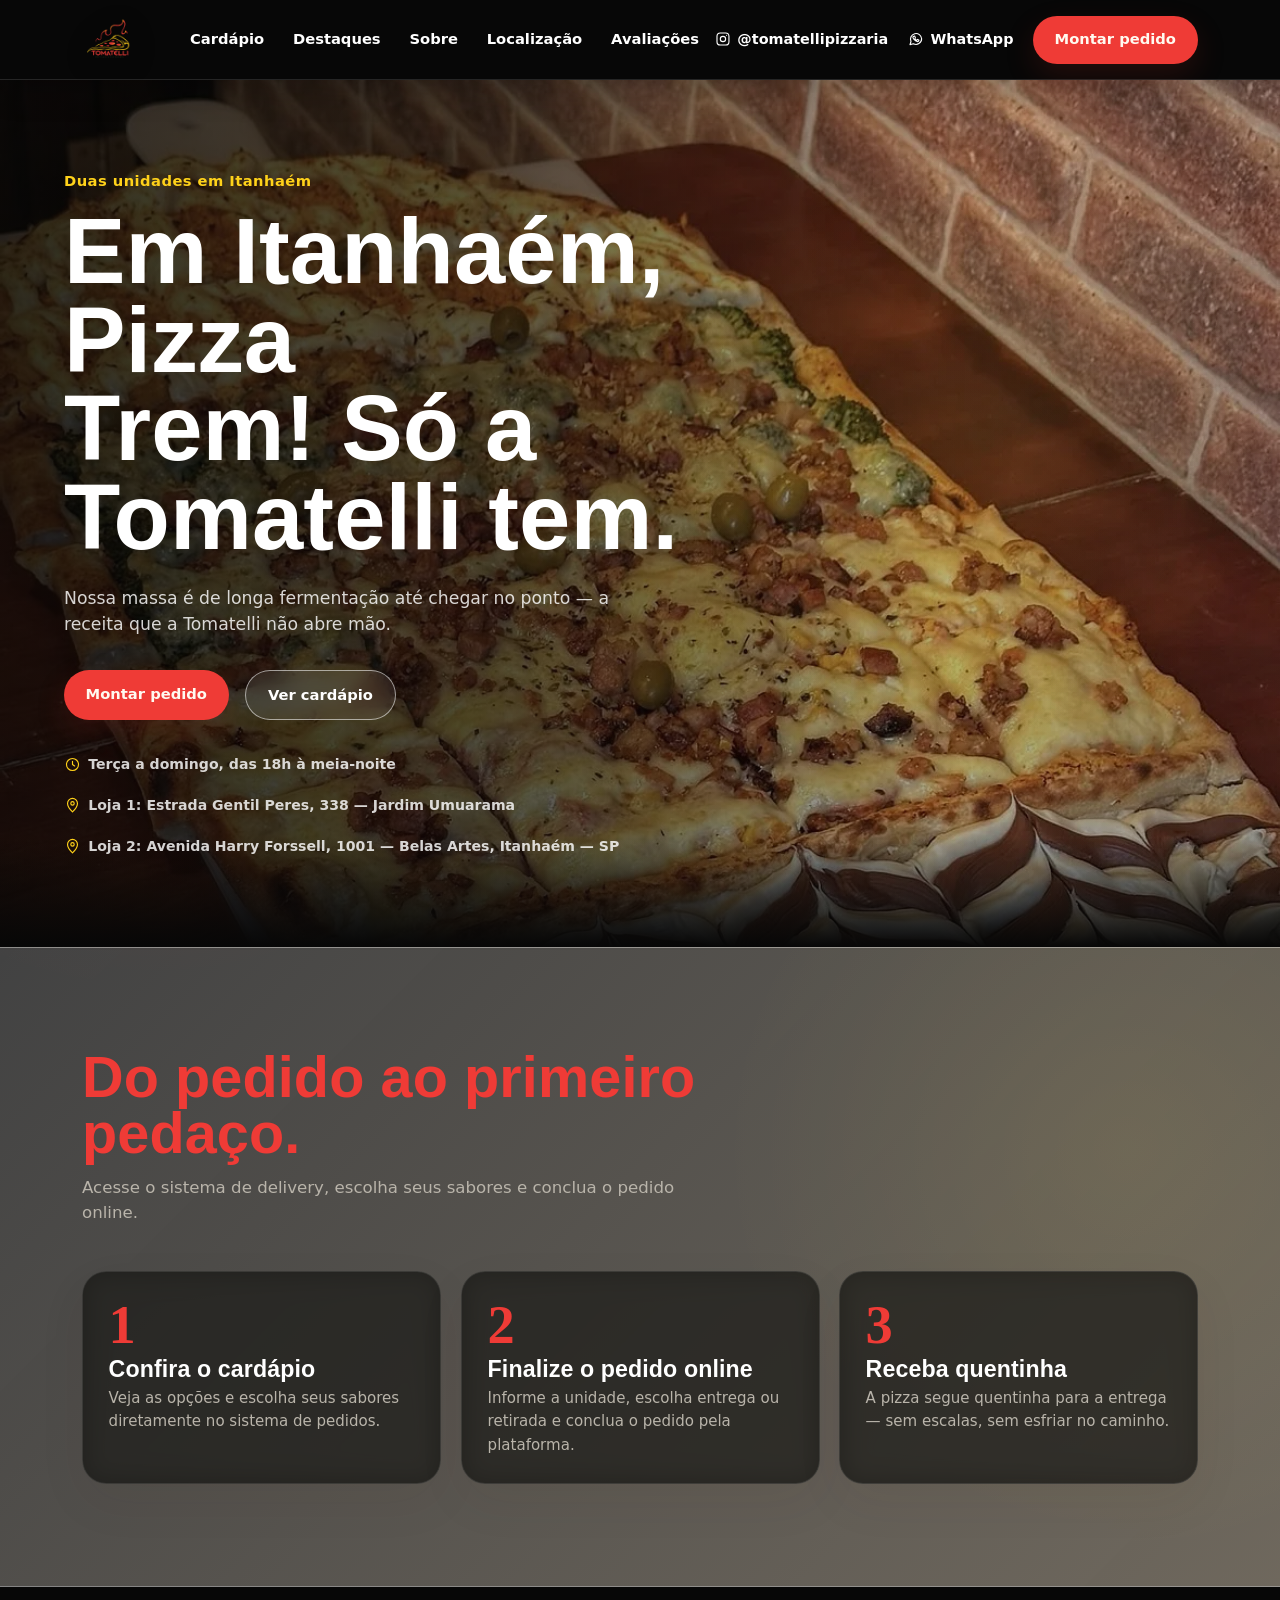
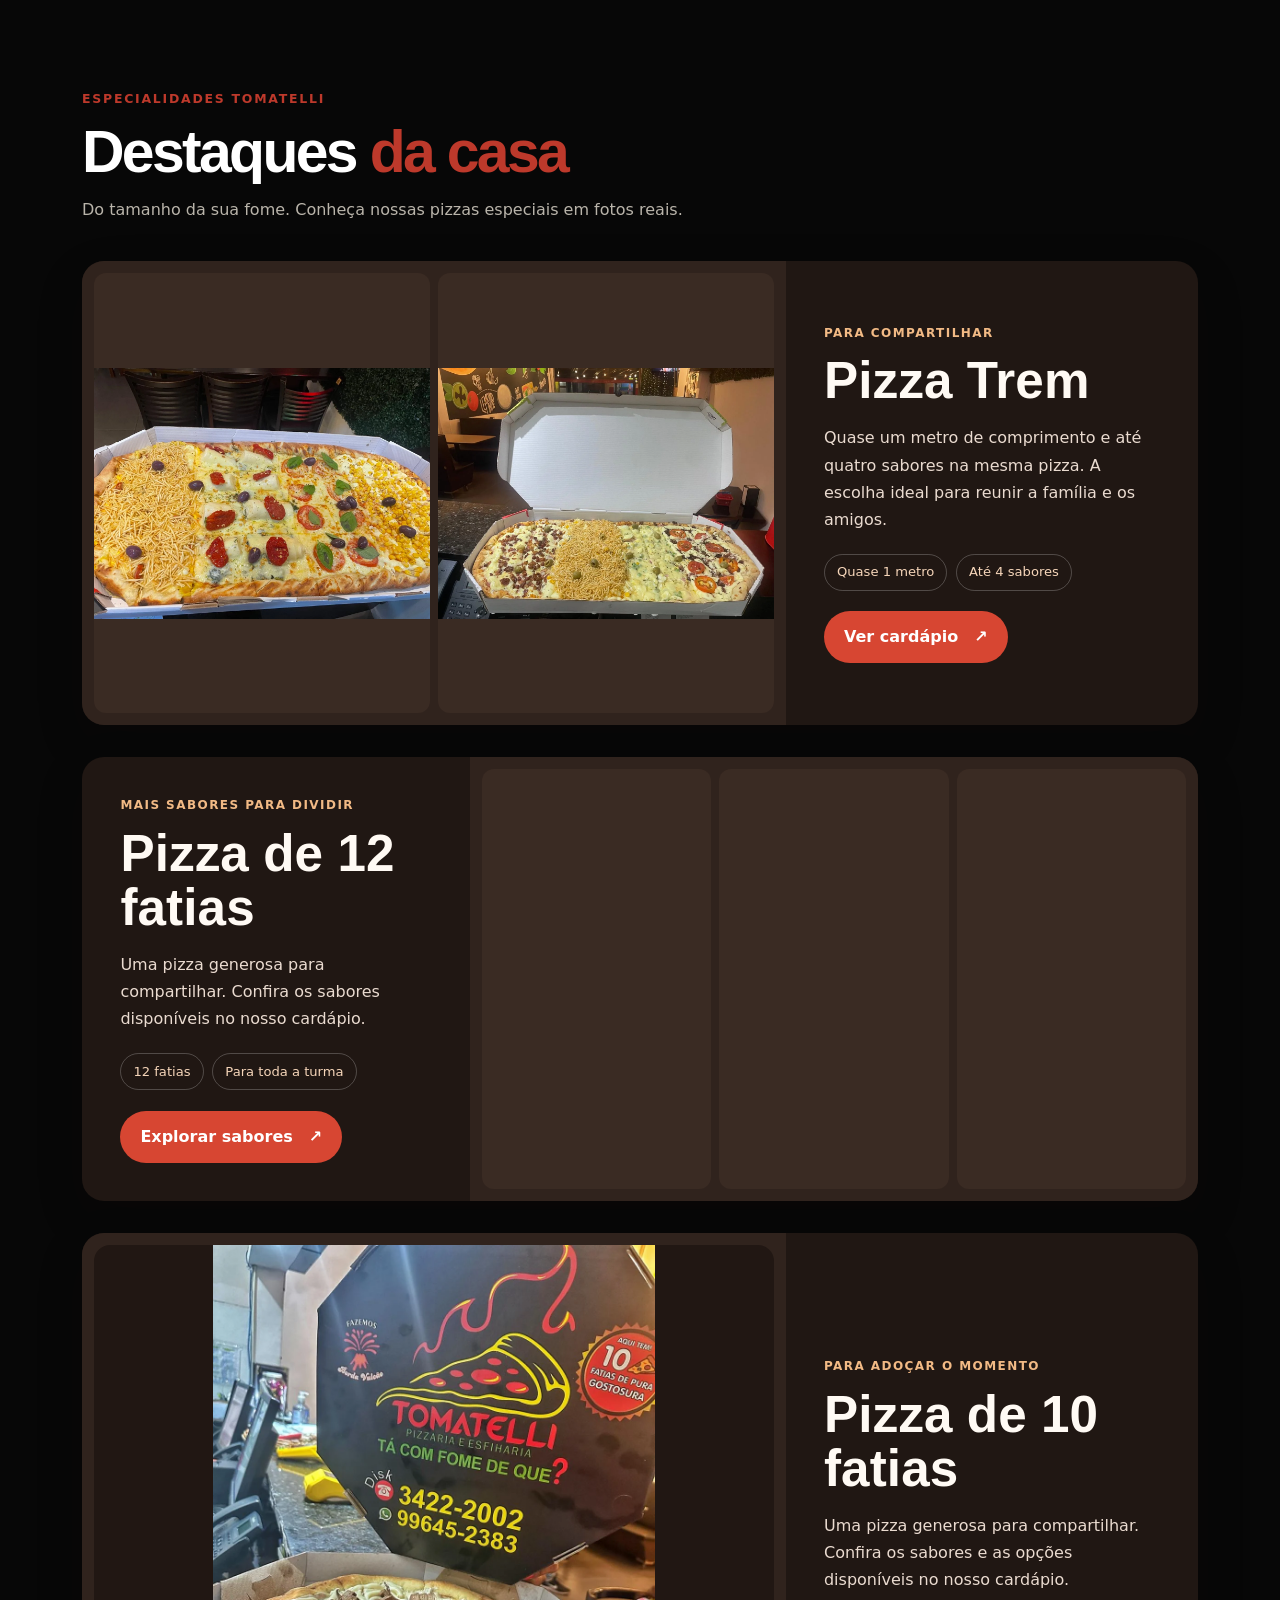
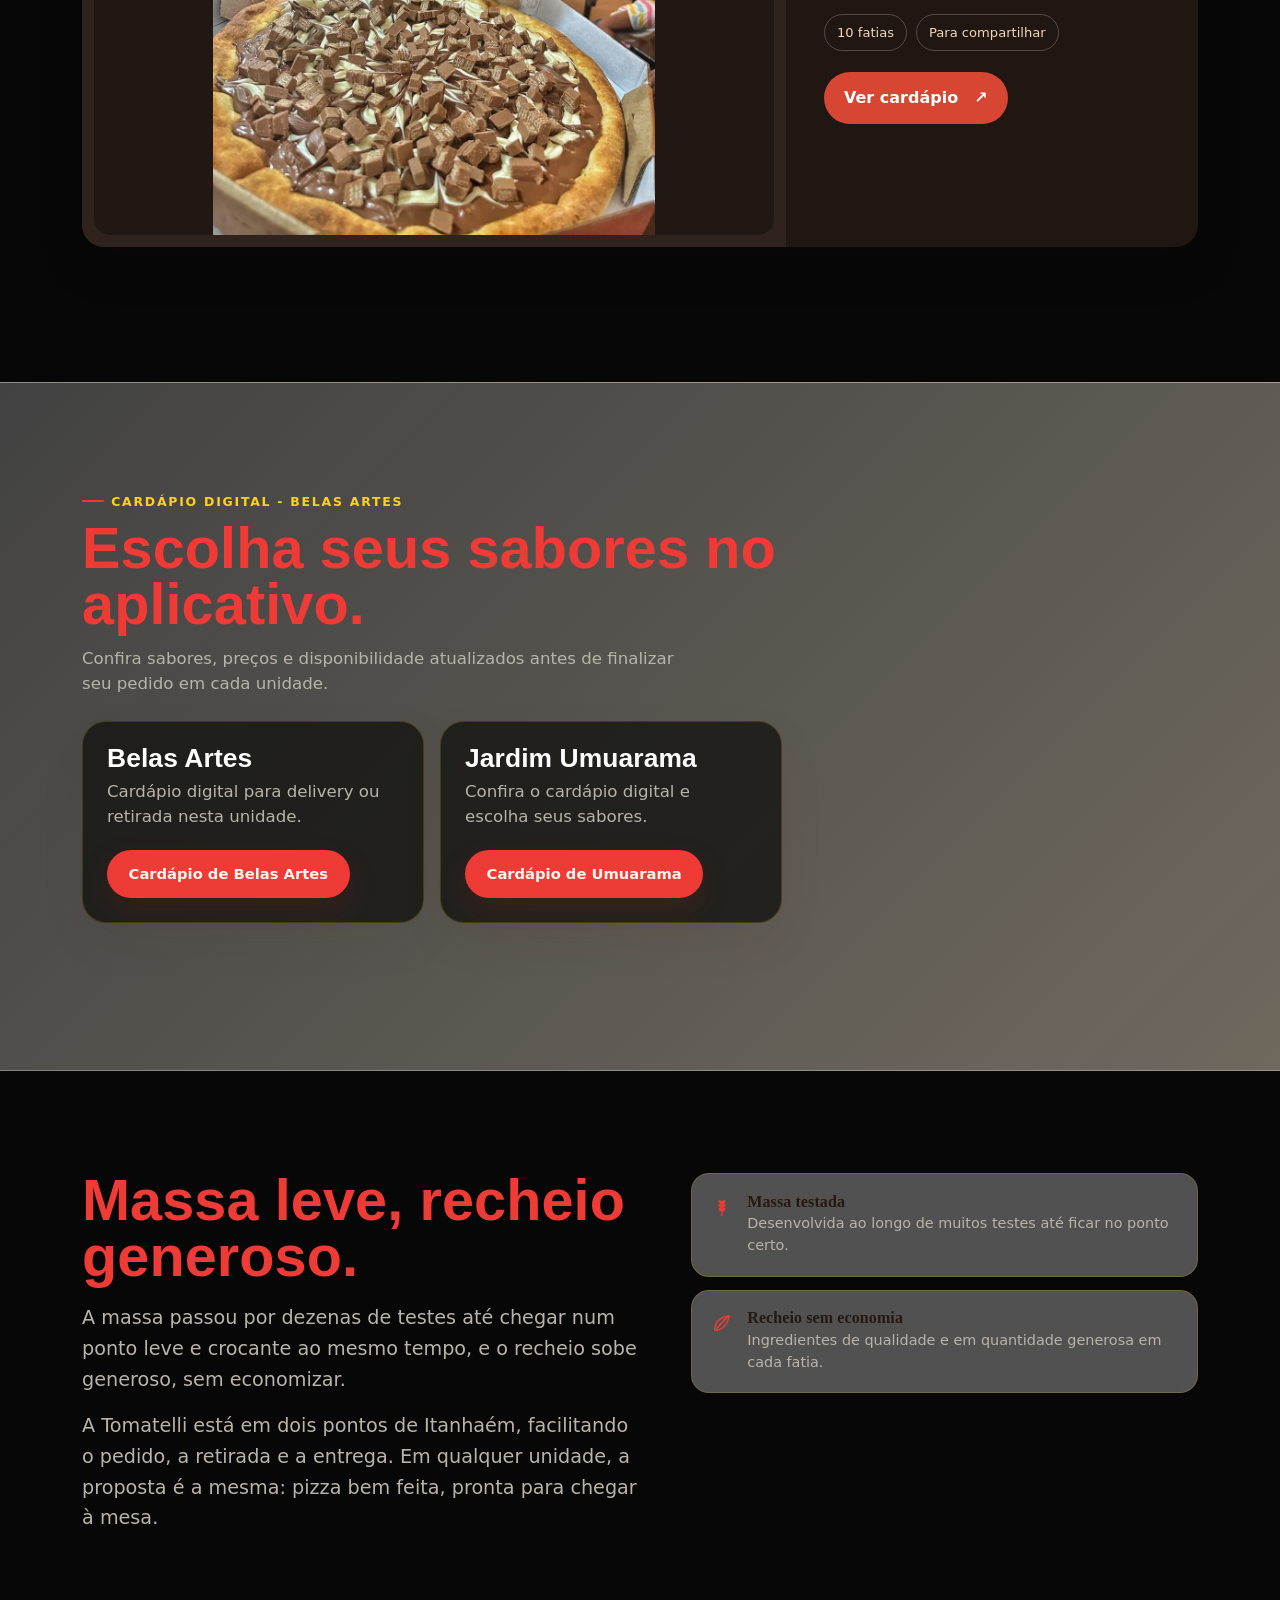
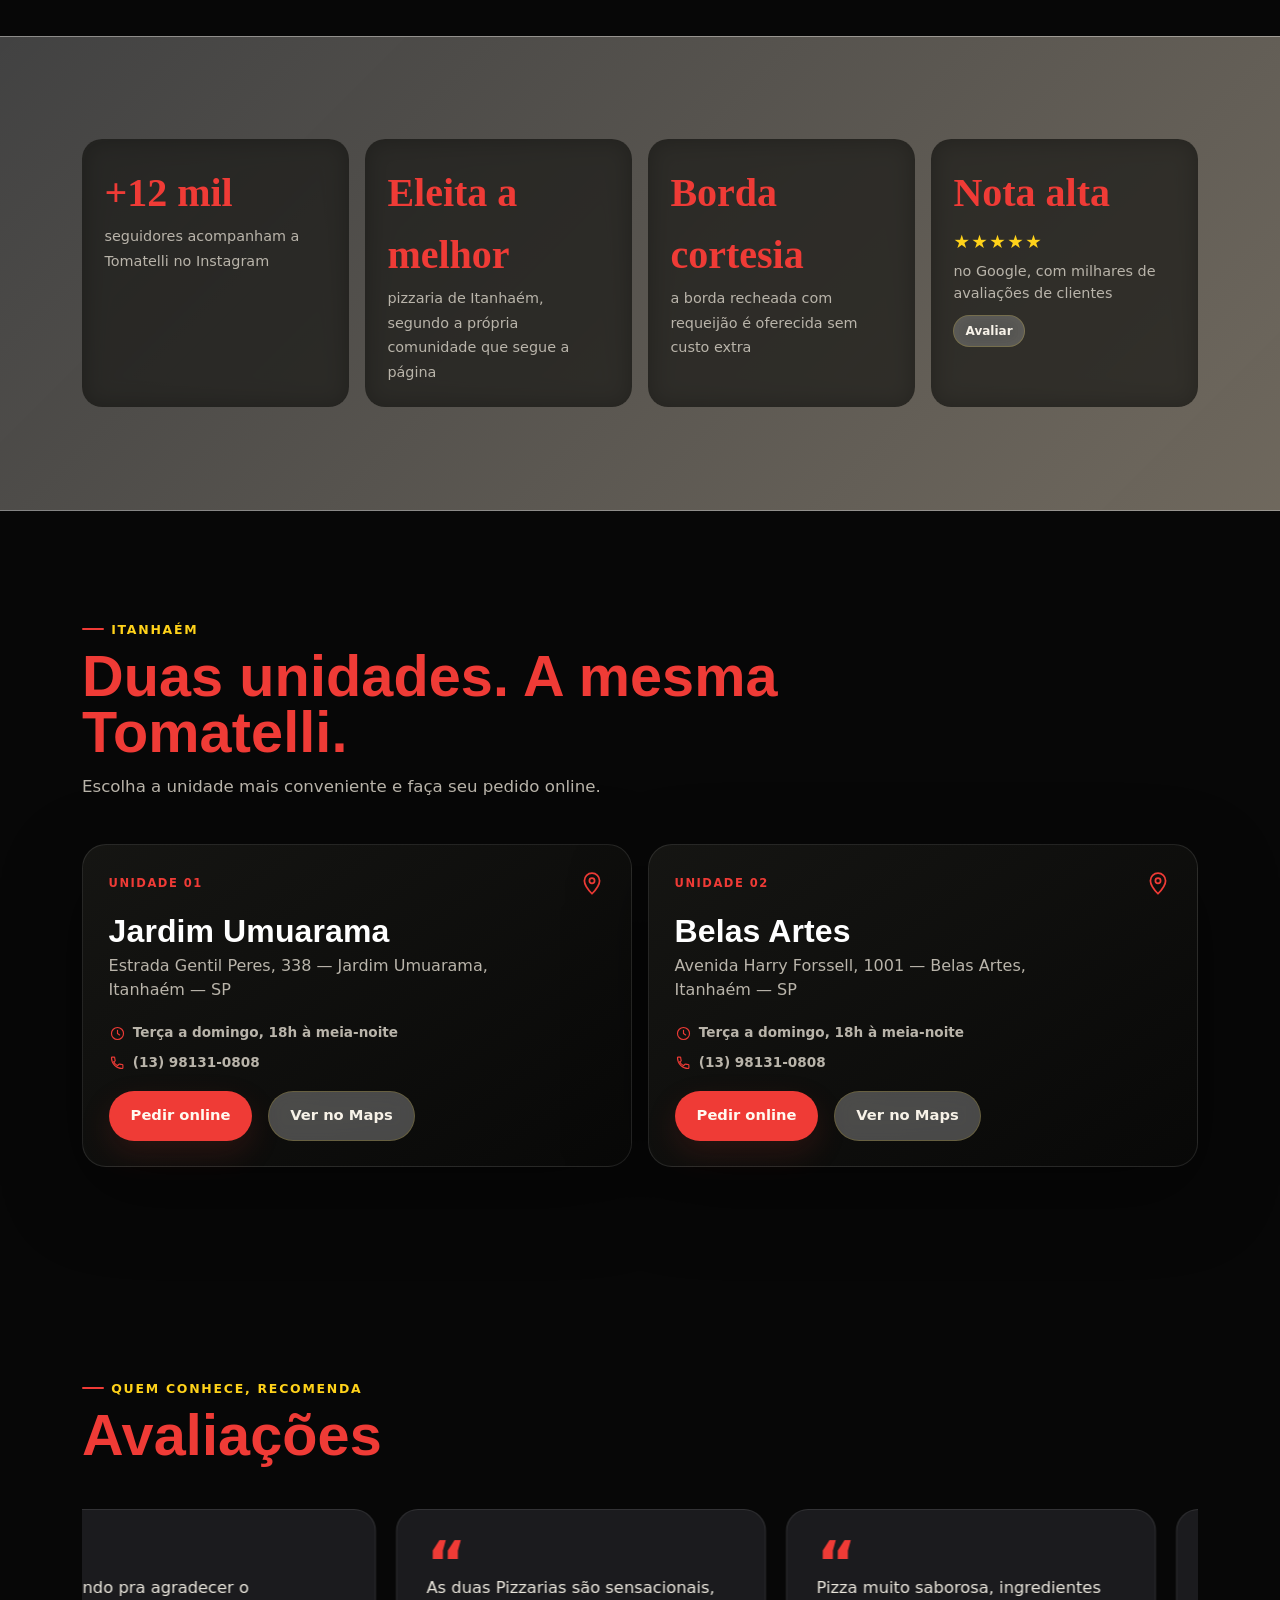
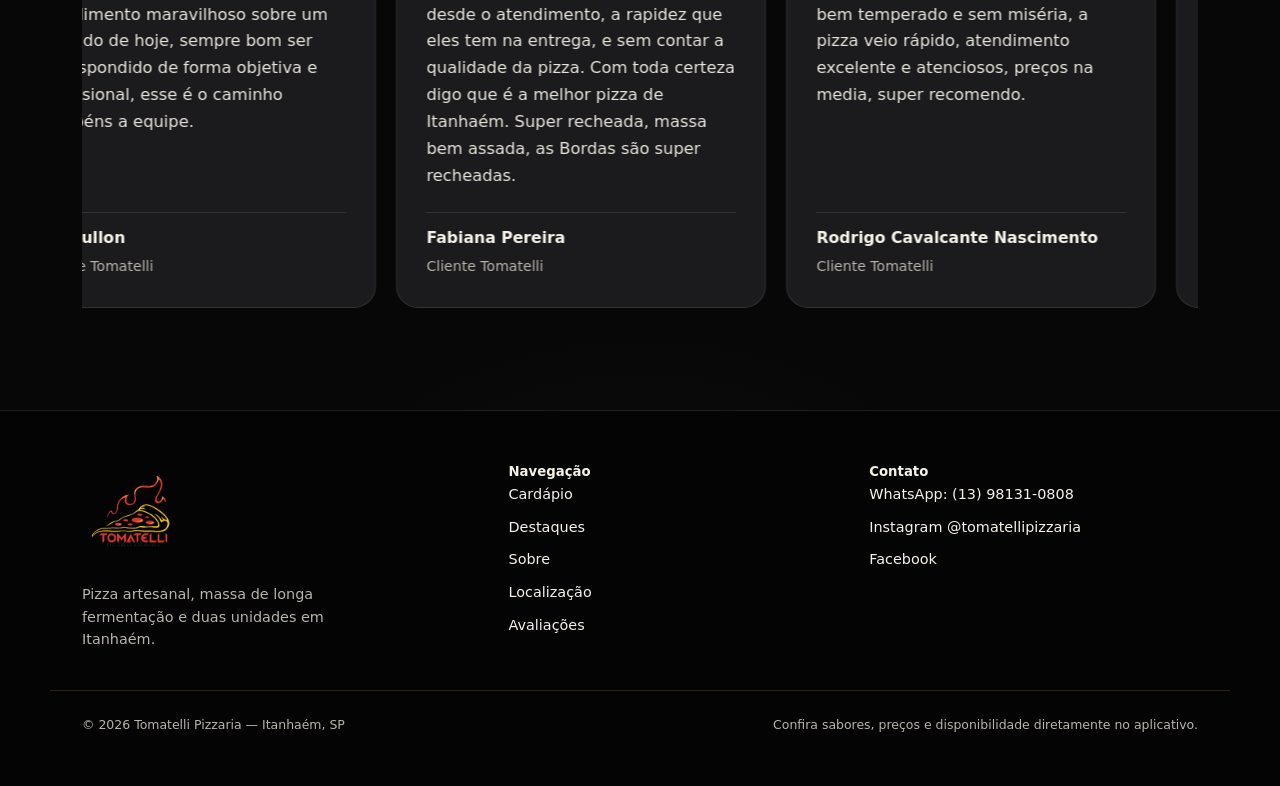
<file: index.html>
<!doctype html>
<html lang="pt-BR">

<head>
  <meta charset="UTF-8">
  <meta name="viewport" content="width=device-width, initial-scale=1, viewport-fit=cover">
  <link rel="icon" href="favicon.ico" sizes="any">
  <link rel="icon" type="image/png" sizes="192x192" href="assets/favicon-192.png">
  <link rel="icon" type="image/png" sizes="512x512" href="assets/favicon-512.png">
  <link rel="apple-touch-icon" sizes="192x192" href="assets/favicon-192.png">
  <title>Tomatelli Pizzaria — Itanhaém</title>
  <meta name="description"
    content="Tomatelli Pizzaria em Itanhaém. Confira o cardápio, conheça nossas duas unidades e peça online.">
  <meta http-equiv="Content-Security-Policy" content="default-src 'self'; base-uri 'self'; object-src 'none'; script-src 'self'; style-src 'self' 'unsafe-inline' https://fonts.googleapis.com; font-src 'self' https://fonts.gstatic.com data:; img-src 'self' data: https:; connect-src 'self'; form-action 'self'; upgrade-insecure-requests">
  <script type="application/ld+json">
  {
    "@context": "https://schema.org",
    "@type": "Restaurant",
    "@id": "https://tomatellipizzaria.com.br/#restaurant",
    "name": "Tomatelli Pizzaria e Esfiharia",
    "url": "https://tomatellipizzaria.com.br/",
    "logo": "https://tomatellipizzaria.com.br/assets/logo-tomatelli.png",
    "telephone": "+55-13-98131-0808",
    "servesCuisine": ["Pizza", "Esfiha"],
    "sameAs": [
      "https://www.instagram.com/tomatellipizzaria/",
      "https://www.facebook.com/tomatellii/",
      "https://tomatellipizzaria.wabiz.delivery/"
    ],
    "address": {
      "@type": "PostalAddress",
      "streetAddress": "Estrada Gentil Peres, 338 - Jardim Umuarama",
      "addressLocality": "Itanhaém",
      "addressRegion": "SP",
      "addressCountry": "BR"
    },
    "openingHoursSpecification": {
      "@type": "OpeningHoursSpecification",
      "dayOfWeek": ["Tuesday", "Wednesday", "Thursday", "Friday", "Saturday", "Sunday"],
      "opens": "18:00",
      "closes": "00:00"
    }
  }
  </script>
  <meta name="theme-color" content="#070707" id="themeColor">
  <link rel="preconnect" href="https://fonts.googleapis.com">
  <link rel="preconnect" href="https://fonts.gstatic.com" crossorigin>
  <link
    href="https://fonts.googleapis.com/css2?family=Big+Shoulders+Display:wght@600;700;800;900&family=Work+Sans:wght@400;500;600;700;800&display=swap"
    rel="stylesheet">
  <link rel="stylesheet" href="css/style.css">
  <link rel="preload" as="image" href="assets/pizza-trem.webp" type="image/webp" fetchpriority="high">
</head>

<body>
  <!-- Reusable icon symbols -->
  <svg style="display:none" aria-hidden="true">
    <defs>
      <symbol id="icon-slice" viewBox="0 0 24 24" fill="none" stroke="currentColor" stroke-width="1.6"
        stroke-linecap="round" stroke-linejoin="round">
        <path d="M12 3 L21 20 L3 20 Z" />
        <circle cx="12" cy="13" r="1.1" fill="currentColor" stroke="none" />
        <circle cx="9" cy="16.5" r="1" fill="currentColor" stroke="none" />
        <circle cx="15" cy="16" r="1" fill="currentColor" stroke="none" />
      </symbol>
      <symbol id="icon-pin" viewBox="0 0 24 24" fill="none" stroke="currentColor" stroke-width="1.6"
        stroke-linecap="round" stroke-linejoin="round">
        <path d="M12 21s7-7.1 7-12a7 7 0 0 0-14 0c0 4.9 7 12 7 12Z" />
        <circle cx="12" cy="9" r="2.4" />
      </symbol>
      <symbol id="icon-clock" viewBox="0 0 24 24" fill="none" stroke="currentColor" stroke-width="1.6"
        stroke-linecap="round" stroke-linejoin="round">
        <circle cx="12" cy="12" r="8.5" />
        <path d="M12 7.5V12l3 2" />
      </symbol>
      <symbol id="icon-phone" viewBox="0 0 24 24" fill="none" stroke="currentColor" stroke-width="1.6"
        stroke-linecap="round" stroke-linejoin="round">
        <path
          d="M6.6 10.8c1.2 2.5 3.1 4.4 5.6 5.6l1.9-1.9c.3-.3.7-.4 1-.2 1.1.4 2.3.6 3.5.6.6 0 1 .4 1 1V19.5c0 .6-.4 1-1 1C10.4 20.5 3.5 13.6 3.5 5.4c0-.6.4-1 1-1H7.1c.6 0 1 .4 1 1 0 1.2.2 2.4.6 3.5.1.4 0 .8-.2 1L6.6 10.8Z" />
      </symbol>
      <symbol id="icon-leaf" viewBox="0 0 24 24" fill="none" stroke="currentColor" stroke-width="1.6"
        stroke-linecap="round" stroke-linejoin="round">
        <path d="M4 20c8 0 14-6 16-16C10 5.5 4 11 4 20Z" />
        <path d="M6 18C10 14 13 11 18 5" />
      </symbol>
      <symbol id="icon-wheat" viewBox="0 0 24 24" fill="none" stroke="currentColor" stroke-width="1.6"
        stroke-linecap="round" stroke-linejoin="round">
        <path d="M12 21V6" />
        <path d="M12 8c-1.6 0-3-1.1-3-2.6 1.6 0 3 1.1 3 2.6Zm0 0c1.6 0 3-1.1 3-2.6-1.6 0-3 1.1-3 2.6Z" />
        <path d="M12 12c-1.6 0-3-1.1-3-2.6 1.6 0 3 1.1 3 2.6Zm0 0c1.6 0 3-1.1 3-2.6-1.6 0-3 1.1-3 2.6Z" />
        <path d="M12 16c-1.6 0-3-1.1-3-2.6 1.6 0 3 1.1 3 2.6Zm0 0c1.6 0 3-1.1 3-2.6-1.6 0-3 1.1-3 2.6Z" />
      </symbol>
    </defs>
  </svg>

  <header class="site-header" id="siteHeader">
    <div class="container site-header__inner">
      <a href="#top" class="brand" aria-label="Tomatelli Pizzaria">
        <picture>
          <source srcset="assets/logo-tomatelli.webp" type="image/webp"><img src="assets/logo-tomatelli.png"
            alt="Tomatelli Pizzaria e Esfiharia" decoding="async" fetchpriority="high">
        </picture>
      </a>
      <nav class="site-nav" aria-label="Navegação principal">
        <a href="#cardapio">Cardápio</a>
        <a href="#destaques">Destaques</a>
        <a href="#sobre">Sobre</a>
        <a href="#localizacao">Localização</a>
        <a href="#avaliacoes">Avaliações</a>
      </nav>
      <div class="header-right">
        <a class="phone-line instagram-link" href="https://www.instagram.com/tomatellipizzaria/" target="_blank"
          rel="noopener noreferrer" aria-label="Instagram da Tomatelli"><svg aria-hidden="true" viewBox="0 0 24 24"
            fill="none" stroke="currentColor" stroke-width="1.7" stroke-linecap="round" stroke-linejoin="round">
            <rect x="3" y="3" width="18" height="18" rx="5" />
            <circle cx="12" cy="12" r="4" />
            <circle cx="17.5" cy="6.5" r=".8" fill="currentColor" stroke="none" />
          </svg>@tomatellipizzaria</a>
        <a class="phone-line whatsapp-link" href="https://wa.me/5513981310808" target="_blank"
          rel="noopener noreferrer" aria-label="WhatsApp da Tomatelli"><svg aria-hidden="true" viewBox="0 0 24 24"
            fill="none" stroke="currentColor" stroke-width="1.7" stroke-linecap="round" stroke-linejoin="round">
            <path d="M20.5 11.7a8.4 8.4 0 0 1-12.4 7.4L3 20.5l1.5-4.8a8.4 8.4 0 1 1 16-4Z" />
            <path d="M8.5 8.2c.3-.5.6-.5.9-.5h.5c.2 0 .4.1.5.4l.7 1.7c.1.2 0 .4-.1.6l-.5.6c-.2.2-.2.4 0 .6.5.9 1.2 1.6 2.1 2.1.2.1.4.1.6-.1l.7-.8c.2-.2.4-.2.6-.1l1.6.8c.2.1.3.3.3.5 0 .4-.2 1.1-.7 1.4-.5.4-1.1.6-1.8.4-1.1-.2-2.4-.8-3.7-2-1.5-1.3-2.4-2.8-2.7-3.8-.3-.8 0-1.4.3-1.8Z" />
          </svg>WhatsApp</a>
        <a class="btn btn--solid js-elastico" id="waHeaderBtn" href="pedido.html" target="_blank"
          rel="noopener noreferrer">Montar pedido</a>
        <button class="hamburger" id="hamburgerBtn" aria-expanded="false" aria-controls="mobileNav"
          aria-label="Abrir menu">
          <span></span><span></span><span></span>
        </button>
      </div>
    </div>
  </header>

  <div class="mobile-nav" id="mobileNav">
    <div class="mobile-nav__top">
      <span class="brand">
        <picture>
          <source srcset="assets/logo-tomatelli.webp" type="image/webp"><img src="assets/logo-tomatelli.png"
            alt="Tomatelli Pizzaria e Esfiharia" decoding="async">
        </picture>
      </span>
      <button class="hamburger" id="hamburgerCloseBtn" aria-expanded="true" aria-controls="mobileNav"
        aria-label="Fechar menu">
        <span></span><span></span><span></span>
      </button>
    </div>
    <nav class="mobile-nav__links" aria-label="Navegação (menu móvel)">
      <a href="#cardapio" data-close>Cardápio</a>
      <a href="#destaques" data-close>Destaques</a>
      <a href="#sobre" data-close>Sobre</a>
      <a href="#localizacao" data-close>Localização</a>
      <a href="#avaliacoes" data-close>Avaliações</a>
    </nav>
    <div class="mobile-nav__foot">
      <a class="phone-line instagram-link" href="https://www.instagram.com/tomatellipizzaria/" target="_blank"
        rel="noopener noreferrer" aria-label="Instagram da Tomatelli"><svg aria-hidden="true" viewBox="0 0 24 24"
          fill="none" stroke="currentColor" stroke-width="1.7" stroke-linecap="round" stroke-linejoin="round">
          <rect x="3" y="3" width="18" height="18" rx="5" />
          <circle cx="12" cy="12" r="4" />
          <circle cx="17.5" cy="6.5" r=".8" fill="currentColor" stroke="none" />
        </svg>@tomatellipizzaria</a>
      <a class="phone-line whatsapp-link" href="https://wa.me/5513981310808" target="_blank"
        rel="noopener noreferrer" aria-label="WhatsApp da Tomatelli"><svg aria-hidden="true" viewBox="0 0 24 24"
          fill="none" stroke="currentColor" stroke-width="1.7" stroke-linecap="round" stroke-linejoin="round">
          <path d="M20.5 11.7a8.4 8.4 0 0 1-12.4 7.4L3 20.5l1.5-4.8a8.4 8.4 0 1 1 16-4Z" />
          <path d="M8.5 8.2c.3-.5.6-.5.9-.5h.5c.2 0 .4.1.5.4l.7 1.7c.1.2 0 .4-.1.6l-.5.6c-.2.2-.2.4 0 .6.5.9 1.2 1.6 2.1 2.1.2.1.4.1.6-.1l.7-.8c.2-.2.4-.2.6-.1l1.6.8c.2.1.3.3.3.5 0 .4-.2 1.1-.7 1.4-.5.4-1.1.6-1.8.4-1.1-.2-2.4-.8-3.7-2-1.5-1.3-2.4-2.8-2.7-3.8-.3-.8 0-1.4.3-1.8Z" />
        </svg>WhatsApp</a>
      <a class="btn btn--solid js-elastico" id="waMobileBtn" href="pedido.html" target="_blank"
        rel="noopener noreferrer" data-close>Montar pedido</a>
    </div>
  </div>

  <main id="top">

    <!-- HERO -->
    <section class="hero container">
      <div class="hero__grid">
        <div>
          <p class="hero__kicker">Duas unidades em Itanhaém</p>
          <h1 class="js-pintar">Em Itanhaém, Pizza&nbsp;Trem! Só a Tomatelli tem.</h1>
          <p class="hero__sub">Nossa massa é de longa fermentação até chegar no ponto — a
            receita que a Tomatelli não abre mão.</p>
          <div class="hero__actions">
            <a class="btn btn--solid js-elastico" id="waHeroBtn" href="pedido.html" target="_blank"
              rel="noopener noreferrer">Montar pedido</a>
            <a class="btn btn--ghost" href="#cardapio">Ver cardápio</a>
          </div>
          <ul class="hero__meta">
            <li><svg>
                <use href="#icon-clock" />
              </svg>Terça a domingo, das 18h à meia-noite</li>
            <li><svg>
                <use href="#icon-pin" />
              </svg>Loja 1: Estrada Gentil Peres, 338 — Jardim Umuarama</li>
            <li><svg>
                <use href="#icon-pin" />
              </svg>Loja 2: Avenida Harry Forssell, 1001 — Belas Artes, Itanhaém — SP</li>
          </ul>
        </div>
        <div class="hero__art">
          <div class="hero__art-backdrop"></div>
        </div>
      </div>
    </section>

    <!-- COMO PEDIR -->
    <section class="section section--soft">
      <div class="container">
        <div class="section-head">
          <h2>Do pedido ao primeiro pedaço.</h2>
          <p>Acesse o sistema de delivery, escolha seus sabores e conclua o pedido online.</p>
        </div>
        <div class="steps">
          <div class="step">
            <div class="step__num">1</div>
            <h3>Confira o cardápio</h3>
            <p>Veja as opções e escolha seus sabores diretamente no sistema de pedidos.
            </p>
          </div>
          <div class="step">
            <div class="step__num">2</div>
            <h3>Finalize o pedido online</h3>
            <p>Informe a unidade, escolha entrega ou retirada e conclua o pedido pela plataforma.</p>
          </div>
          <div class="step">
            <div class="step__num">3</div>
            <h3>Receba quentinha</h3>
            <p>A pizza segue quentinha para a entrega — sem escalas, sem esfriar no caminho.</p>
          </div>
        </div>
      </div>
    </section>

    <!-- DESTAQUES: fotos reais sem cortes -->
    <section class="section showcase-v2" id="destaques" aria-labelledby="destaques-title">
      <div class="container">
        <header class="showcase-v2__heading">
          <span class="showcase-v2__eyebrow">Especialidades Tomatelli</span>
          <h2 id="destaques-title">Destaques <em>da casa</em></h2>
          <p>Do tamanho da sua fome. Conheça nossas pizzas especiais em fotos reais.</p>
        </header>
        <article class="showcase-v2__feature">
          <div class="showcase-v2__gallery showcase-v2__gallery--trem" aria-label="Duas fotos da Pizza Trem">
            <figure><img src="assets/pizza-trem-destaque-2.webp" alt="Pizza Trem completa com quatro sabores, vista de cima" loading="lazy" decoding="async"></figure>
            <figure><img src="assets/pizza-trem-destaque-1.webp" alt="Pizza Trem inteira na caixa aberta" loading="lazy" decoding="async"></figure>
          </div>
          <div class="showcase-v2__copy">
            <span class="showcase-v2__tag">Para compartilhar</span>
            <h3>Pizza Trem</h3>
            <p>Quase um metro de comprimento e até quatro sabores na mesma pizza. A escolha ideal para reunir a família e os amigos.</p>
            <div class="showcase-v2__chips"><span>Quase 1 metro</span><span>Até 4 sabores</span></div>
            <a class="showcase-v2__button" href="https://tomatellipizzaria.cityfoods.com.br/" target="_blank" rel="noopener noreferrer">Ver cardápio <span aria-hidden="true">↗</span></a>
          </div>
        </article>
        <article class="showcase-v2__feature showcase-v2__feature--twelve">
          <div class="showcase-v2__copy">
            <span class="showcase-v2__tag">Mais sabores para dividir</span>
            <h3>Pizza de 12 fatias</h3>
            <p>Uma pizza generosa para compartilhar. Confira os sabores disponíveis no nosso cardápio.</p>
            <div class="showcase-v2__chips"><span>12 fatias</span><span>Para toda a turma</span></div>
            <a class="showcase-v2__button" href="https://tomatellipizzaria.cityfoods.com.br/" target="_blank" rel="noopener noreferrer">Explorar sabores <span aria-hidden="true">↗</span></a>
          </div>
          <div class="showcase-v2__gallery showcase-v2__gallery--twelve" aria-label="Três fotos das pizzas de 12 fatias">
            <figure><img src="assets/pizza-12-fatias-1.webp" alt="Pizza redonda de sabores variados sobre cesta de vime" loading="lazy" decoding="async"></figure>
            <figure><img src="assets/pizza-12-fatias-2.webp" alt="Pizza de 12 fatias na caixa Tomatelli com sabores doces e salgados" loading="lazy" decoding="async"></figure>
            <figure><img src="assets/pizza-12-fatias-3.webp" alt="Pizza de 12 fatias com dois sabores vista de cima" loading="lazy" decoding="async"></figure>
          </div>
        </article>
        <article class="showcase-v2__feature showcase-v2__feature--ten">
          <div class="showcase-v2__gallery showcase-v2__gallery--ten" aria-label="Foto real da pizza de 10 fatias">
            <figure><img src="assets/pizza-10-fatias.webp" alt="Pizza de 10 fatias Tomatelli com cobertura de chocolate e pedaços de chocolate, exibida na caixa da pizzaria" loading="lazy" decoding="async"></figure>
          </div>
          <div class="showcase-v2__copy">
            <span class="showcase-v2__tag">Para adoçar o momento</span>
            <h3>Pizza de 10 fatias</h3>
            <p>Uma pizza generosa para compartilhar. Confira os sabores e as opções disponíveis no nosso cardápio.</p>
            <div class="showcase-v2__chips"><span>10 fatias</span><span>Para compartilhar</span></div>
            <a class="showcase-v2__button" href="https://tomatellipizzaria.cityfoods.com.br/" target="_blank" rel="noopener noreferrer">Ver cardápio <span aria-hidden="true">↗</span></a>
          </div>
        </article>
      </div>
    </section>

    <section class="section section--soft" id="cardapio" aria-labelledby="cardapio-digital-title">
      <div class="container">
        <div class="section-head digital-menu">
          <span class="eyebrow">Cardápio digital - Belas Artes</span>
          <h2 id="cardapio-digital-title">Escolha seus sabores no aplicativo.</h2>
          <p>Confira sabores, preços e disponibilidade atualizados antes de finalizar seu pedido em cada unidade.</p>
          <div class="digital-menu__options">
            <article class="digital-menu__option">
              <h3>Belas Artes</h3>
              <p>Cardápio digital para delivery ou retirada nesta unidade.</p>
              <a class="btn btn--solid digital-menu__action" href="https://tomatellipizzaria.cityfoods.com.br/" target="_blank" rel="noopener noreferrer">Cardápio de Belas Artes</a>
            </article>
            <article class="digital-menu__option">
              <h3>Jardim Umuarama</h3>
              <p>Confira o cardápio digital e escolha seus sabores.</p>
              <a class="btn btn--solid digital-menu__action" href="https://tomatellipizzaria.wabiz.delivery/" target="_blank" rel="noopener noreferrer">Cardápio de Umuarama</a>
            </article>
          </div>
        </div>
      </div>
    </section>

    <!-- SOBRE -->
    <section class="section" id="sobre">
      <div class="container sobre__grid">
        <div class="sobre__text">
          <div class="section-head" style="margin-bottom:1.2rem;">
            <h2>Massa leve, recheio generoso.</h2>
          </div>
          <div class="js-pintar">
            <p>A massa passou por dezenas de testes até chegar num ponto leve e crocante ao mesmo tempo, e o recheio sobe
              generoso, sem economizar.</p>
            <p>A Tomatelli está em dois pontos de Itanhaém, facilitando o pedido, a retirada e a entrega. Em qualquer
              unidade, a proposta é a mesma: pizza bem feita, pronta para chegar à mesa.</p>
          </div>
        </div>
        <div class="sobre__points">
          <div class="sobre__point">
            <svg>
              <use href="#icon-wheat" />
            </svg>
            <div>
              <h4>Massa testada</h4>
              <p>Desenvolvida ao longo de muitos testes até ficar no ponto certo.</p>
            </div>
          </div>
          <div class="sobre__point">
            <svg>
              <use href="#icon-leaf" />
            </svg>
            <div>
              <h4>Recheio sem economia</h4>
              <p>Ingredientes de qualidade e em quantidade generosa em cada fatia.</p>
            </div>
          </div>
        </div>
      </div>
    </section>

    <!-- CONFIANÇA -->
    <section class="section section--soft">
      <div class="container">
        <div class="stats">
          <div class="stat"><b>+12 mil</b><span>seguidores acompanham a Tomatelli no Instagram</span></div>
          <div class="stat"><b>Eleita a melhor</b><span>pizzaria de Itanhaém, segundo a própria comunidade que segue a
              página</span></div>
          <div class="stat"><b>Borda cortesia</b><span>a borda recheada com requeijão é oferecida sem custo extra</span>
          </div>
          <div class="stat stat--review"><b>Nota alta</b><div class="rating-stars" role="img" aria-label="Cinco estrelas">★★★★★</div><span>no Google, com milhares de avaliações de
              clientes</span><a class="btn btn--ghost review-link"
              href="https://www.google.com/maps/search/?api=1&amp;query=Tomatelli+Pizzaria+Avenida+Harry+Forssell+1001+Belas+Artes+Itanhaem+SP"
              target="_blank" rel="noopener noreferrer">Avaliar</a></div>
        </div>
      </div>
    </section>

    <!-- LOCALIZAÇÃO -->
    <section class="section location-section" id="localizacao">
      <div class="container">
        <div class="section-head">
          <span class="eyebrow">Itanhaém</span>
          <h2>Duas unidades. A mesma Tomatelli.</h2>
          <p>Escolha a unidade mais conveniente e faça seu pedido online.</p>
        </div>

        <div class="locations-grid">
          <article class="location-card glass-card">
            <div class="location-card__top">
              <span class="location-badge">Unidade 01</span>
              <svg aria-hidden="true">
                <use href="#icon-pin" />
              </svg>
            </div>
            <h3>Jardim Umuarama</h3>
            <p>Estrada Gentil Peres, 338 — Jardim Umuarama, Itanhaém — SP</p>
            <div class="location-card__meta">
              <span><svg>
                  <use href="#icon-clock" />
                </svg>Terça a domingo, 18h à meia-noite</span>
              <span><svg>
                  <use href="#icon-phone" />
                </svg>(13) 98131-0808</span>
            </div>
            <div class="local__actions">
              <a class="btn btn--solid js-elastico" href="https://tomatellipizzaria.wabiz.delivery/" id="waUnit1Btn" target="_blank"
                rel="noopener noreferrer">Pedir online</a>
              <a class="btn btn--ghost" href="#" id="mapsUnit1Btn" target="_blank" rel="noopener">Ver no Maps</a>
            </div>
          </article>

          <article class="location-card glass-card">
            <div class="location-card__top">
              <span class="location-badge">Unidade 02</span>
              <svg aria-hidden="true">
                <use href="#icon-pin" />
              </svg>
            </div>
            <h3>Belas Artes</h3>
            <p>Avenida Harry Forssell, 1001 — Belas Artes, Itanhaém — SP</p>
            <div class="location-card__meta">
              <span><svg>
                  <use href="#icon-clock" />
                </svg>Terça a domingo, 18h à meia-noite</span>
              <span><svg>
                  <use href="#icon-phone" />
                </svg>(13) 98131-0808</span>
            </div>
            <div class="local__actions">
              <a class="btn btn--solid js-elastico" href="https://tomatellipizzaria.wabiz.delivery/" id="waUnit2Btn" target="_blank"
                rel="noopener noreferrer">Pedir online</a>
              <a class="btn btn--ghost" href="#" id="mapsUnit2Btn" target="_blank" rel="noopener">Ver no Maps</a>
            </div>
          </article>
        </div>
      </div>
    </section>
    <!-- AVALIAÇÕES -->
    <section class="section reviews-section" id="avaliacoes">
      <div class="container">
        <div class="section-head">
          <span class="eyebrow">Quem conhece, recomenda</span>
          <h2>Avaliações</h2>
        </div>
        <div class="reviews-carousel" role="region" aria-roledescription="carrossel" aria-label="Avaliações dos clientes" tabindex="0">
        <div class="reviews-track">
        <div class="reviews-set">
          <article class="review-card">
            <span class="review-card__quote" aria-hidden="true">“</span>
            <blockquote>Passando pra agradecer o atendimento maravilhoso sobre um ocorrido de hoje, sempre bom ser
              correspondido de forma objetiva e profissional, esse é o caminho parabéns a equipe.</blockquote>
            <div class="review-card__author"><strong>Raphullon</strong><span>Cliente Tomatelli</span></div>
          </article>
          <article class="review-card">
            <span class="review-card__quote" aria-hidden="true">“</span>
            <blockquote>As duas Pizzarias são sensacionais, desde o atendimento, a rapidez que eles tem na entrega, e
              sem contar a qualidade da pizza. Com toda certeza digo que é a melhor pizza de Itanhaém. Super recheada,
              massa bem assada, as Bordas são super recheadas.</blockquote>
            <div class="review-card__author"><strong>Fabiana Pereira</strong><span>Cliente Tomatelli</span></div>
          </article>
          <article class="review-card">
            <span class="review-card__quote" aria-hidden="true">“</span>
            <blockquote>Pizza muito saborosa, ingredientes bem temperado e sem miséria, a pizza veio rápido, atendimento
              excelente e atenciosos, preços na media, super recomendo.</blockquote>
            <div class="review-card__author"><strong>Rodrigo Cavalcante Nascimento</strong><span>Cliente
                Tomatelli</span></div>
          </article>
          <article class="review-card">
            <span class="review-card__quote" aria-hidden="true">“</span>
            <blockquote>Pizzas muito boas...delícia. Atendimento do Jony (não lembro ao certo o nome) excelente.
              Pedimos sem cebola e ele deu total atenção.</blockquote>
            <div class="review-card__author"><strong><a href="https://www.google.com/maps/contrib/104429483421476862943/reviews?hl=pt-BR" target="_blank" rel="noopener noreferrer">Sheila Diane</a></strong><span>Cliente Tomatelli</span></div>
          </article>
          <article class="review-card">
            <span class="review-card__quote" aria-hidden="true">“</span>
            <blockquote>Pizza sensacional, ambiente agradável e familiar, e o atendimento nota 1000, principalmente
              pela atendente Paloma ❤️ e Jonathan 😄. Com certeza voltaremos!</blockquote>
            <div class="review-card__author"><strong><a href="https://www.google.com/maps/contrib/105888880513103422265/reviews?hl=pt-BR" target="_blank" rel="noopener noreferrer">Tatiana Cunico Pires Tati</a></strong><span>Cliente Tomatelli</span></div>
          </article>
          <article class="review-card">
            <span class="review-card__quote" aria-hidden="true">“</span>
            <blockquote>A melhor pizza, produtos de excelente qualidade! Atendimento top demais….</blockquote>
            <div class="review-card__author"><strong><a href="https://www.google.com/maps/contrib/110223891642645741660/reviews?hl=pt-BR" target="_blank" rel="noopener noreferrer">MICHEL Lara</a></strong><span>Cliente Tomatelli · Refeição no local</span></div>
          </article>
          <article class="review-card">
            <span class="review-card__quote" aria-hidden="true">“</span>
            <blockquote>Experiência muito boa, vim através de indicação e estou saindo muito satisfeita. Pizzas muito
              saborosas e atendimento excelente feito pela Paloma. Voltarei.</blockquote>
            <div class="review-card__author"><strong><a href="https://www.google.com/maps/contrib/116318533528978382021/reviews?hl=pt-BR" target="_blank" rel="noopener noreferrer">Bruna S. Moura</a></strong><span>Cliente Tomatelli</span></div>
          </article>
          <article class="review-card">
            <span class="review-card__quote" aria-hidden="true">“</span>
            <blockquote>Pizza e ambiente sensacional. A melhor pizza de Itanhaém.</blockquote>
            <div class="review-card__author"><strong><a href="https://www.google.com/maps/contrib/115876446165614948991/reviews?hl=pt-BR" target="_blank" rel="noopener noreferrer">Caveirinha 1007</a></strong><span>Cliente Tomatelli · Refeição no local</span></div>
          </article>
        </div>
        </div>
        </div>
      </div>
    </section>

  </main>

  <footer>
    <div class="container footer__grid">
      <div>
        <div class="footer__brand">
          <picture>
            <source srcset="assets/logo-tomatelli.webp" type="image/webp"><img class="footer-logo"
              src="assets/logo-tomatelli.png" alt="Tomatelli Pizzaria e Esfiharia" loading="lazy" decoding="async">
          </picture>
        </div>
        <p class="footer__tag">Pizza artesanal, massa de longa fermentação e duas unidades em Itanhaém.</p>
      </div>
      <div>
        <h5>Navegação</h5>
        <div class="footer__links">
          <a href="#cardapio">Cardápio</a>
          <a href="#destaques">Destaques</a>
          <a href="#sobre">Sobre</a>
          <a href="#localizacao">Localização</a>
          <a href="#avaliacoes">Avaliações</a>
        </div>
      </div>
      <div>
        <h5>Contato</h5>
        <div class="footer__links">
          <a href="#" id="waFooterBtn" target="_blank" rel="noopener">WhatsApp: (13) 98131-0808</a>
          <a href="https://www.instagram.com/tomatellipizzaria/" target="_blank" rel="noopener">Instagram
            @tomatellipizzaria</a>
          <a href="https://www.facebook.com/tomatellii/" target="_blank" rel="noopener">Facebook</a>
        </div>
      </div>
    </div>
    <div class="container footer__bottom">
      <span>© <span id="year"></span> Tomatelli Pizzaria — Itanhaém, SP</span>
      <span>Confira sabores, preços e disponibilidade diretamente no aplicativo.</span>
    </div>
  </footer>

  <script src="js/script.js" defer></script>
  <script src="js/cursor.js" defer></script>
  <script src="js/preencher.js" defer></script>
  <script src="js/elastico.js" defer></script>
</body>

</html>
</file>
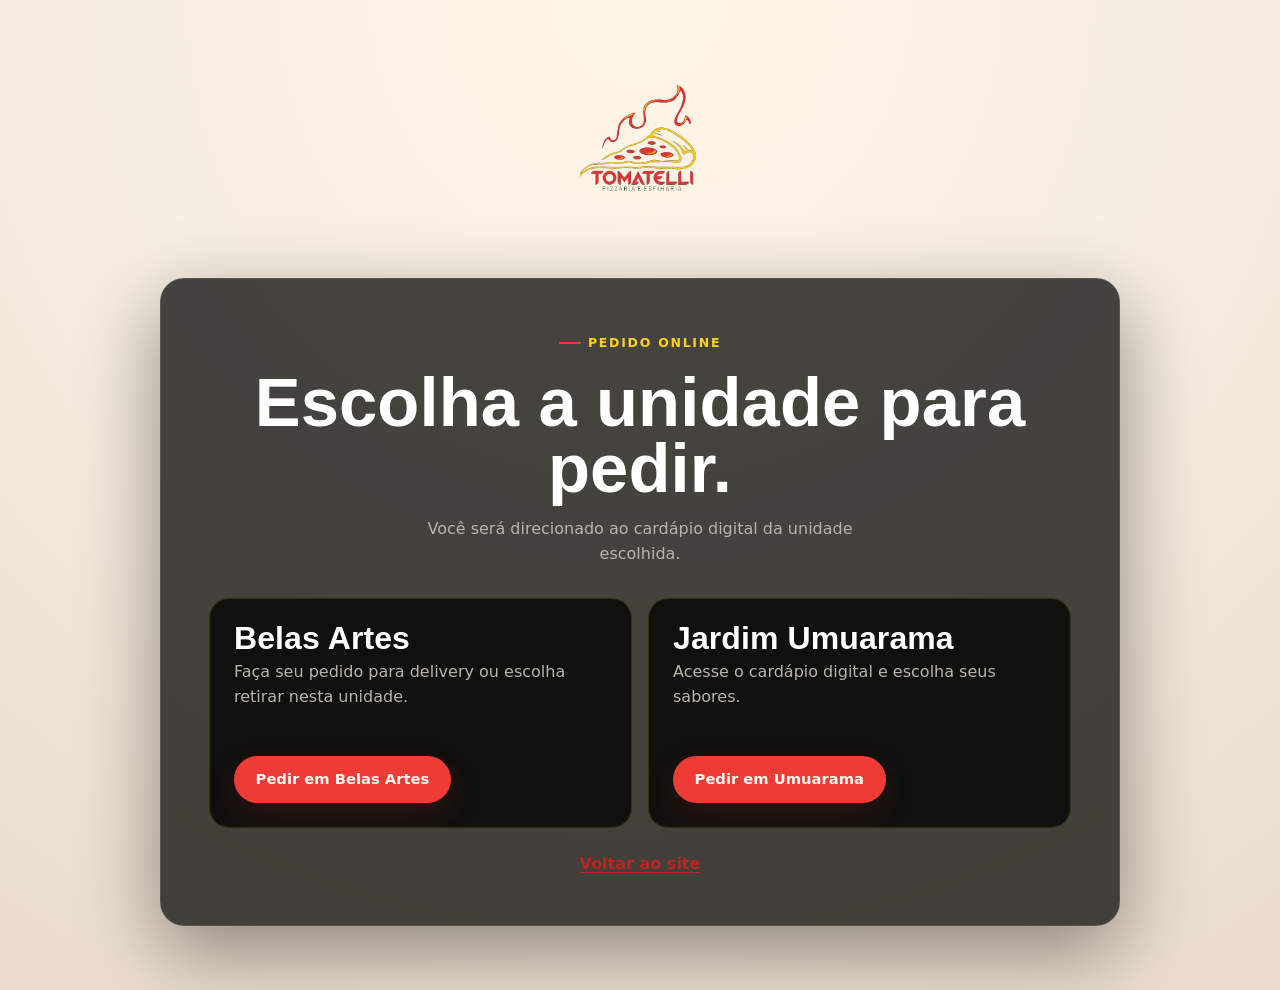
<file: pedido.html>
<!doctype html>
<html lang="pt-BR">
<head>
  <meta charset="UTF-8">
  <meta name="viewport" content="width=device-width, initial-scale=1, viewport-fit=cover">
  <meta name="robots" content="noindex,follow">
  <meta name="theme-color" content="#070707">
  <meta http-equiv="Content-Security-Policy" content="default-src 'self'; base-uri 'self'; object-src 'none'; style-src 'self' https://fonts.googleapis.com; font-src 'self' https://fonts.gstatic.com data:; img-src 'self' data: https:; form-action 'self'; upgrade-insecure-requests">
  <title>Escolha sua unidade | Tomatelli Pizzaria</title>
  <link rel="preconnect" href="https://fonts.googleapis.com">
  <link rel="preconnect" href="https://fonts.gstatic.com" crossorigin>
  <link href="https://fonts.googleapis.com/css2?family=Big+Shoulders+Display:wght@600;700;800;900&family=Work+Sans:wght@400;500;600;700;800&display=swap" rel="stylesheet">
  <link rel="icon" href="favicon.ico" sizes="any">
  <link rel="stylesheet" href="css/style.css">
</head>
<body class="order-page">
  <main class="order-page__main">
    <a class="order-page__brand" href="index.html" aria-label="Voltar ao site da Tomatelli Pizzaria">
      <picture>
        <source srcset="assets/logo-tomatelli.webp" type="image/webp">
        <img src="assets/logo-tomatelli.png" alt="Tomatelli Pizzaria e Esfiharia">
      </picture>
    </a>
    <section class="order-page__panel" aria-labelledby="order-title">
      <span class="eyebrow">Pedido online</span>
      <h1 id="order-title">Escolha a unidade para pedir.</h1>
      <p>Você será direcionado ao cardápio digital da unidade escolhida.</p>
      <div class="order-page__options">
        <article class="order-page__option">
          <h2>Belas Artes</h2>
          <p>Faça seu pedido para delivery ou escolha retirar nesta unidade.</p>
          <a class="btn btn--solid" href="https://tomatellipizzaria.cityfoods.com.br/" rel="noopener noreferrer">Pedir em Belas Artes</a>
        </article>
        <article class="order-page__option">
          <h2>Jardim Umuarama</h2>
          <p>Acesse o cardápio digital e escolha seus sabores.</p>
          <a class="btn btn--solid" href="https://tomatellipizzaria.wabiz.delivery/" rel="noopener noreferrer">Pedir em Umuarama</a>
        </article>
      </div>
      <a class="order-page__back" href="index.html">Voltar ao site</a>
    </section>
  </main>
</body>
</html>
</file>
<file: css/style.css>
:root {
  --bg: #f7efe2;
  --bg-2: #efe0c8;
  --surface: rgba(255, 252, 245, .68);
  --surface-strong: rgba(255, 252, 245, .88);
  --ink: #271912;
  --muted: #665346;
  --tomato: #a92d20;
  --tomato-dark: #7d1d14;
  --basil: #405a38;
  --gold: #e4b84f;
  --line: rgba(63, 39, 27, .13);
  --glass-line: rgba(255, 255, 255, .64);
  --shadow: 0 24px 70px rgba(72, 42, 24, .12);
  --radius: 24px;
  --safe-t: env(safe-area-inset-top, 0px);
  --safe-b: env(safe-area-inset-bottom, 0px);
}

* {
  box-sizing: border-box;
  margin: 0;
  padding: 0
}

html {
  scroll-behavior: smooth;
  scroll-padding-top: 92px
}

body {
  background:
    radial-gradient(circle at 12% 5%, rgba(228, 184, 79, .18), transparent 28rem),
    radial-gradient(circle at 88% 18%, rgba(169, 45, 32, .10), transparent 32rem),
    var(--bg);
  color: var(--ink);
  font-family: 'Work Sans', system-ui, sans-serif;
  line-height: 1.55;
  -webkit-font-smoothing: antialiased;
  overflow-x: hidden;
}

body::before {
  content: "";
  position: fixed;
  inset: 0;
  pointer-events: none;
  z-index: -1;
  opacity: .035;
  background-image: radial-gradient(circle, var(--ink) 1px, transparent 1px);
  background-size: 16px 16px;
}

body.nav-locked {
  overflow: hidden
}

img,
svg {
  display: block;
  max-width: 100%
}

a {
  color: inherit;
  text-decoration: none
}

ul {
  list-style: none
}

button {
  font: inherit;
  cursor: pointer;
  border: 0;
  background: none;
  color: inherit
}

h1,
h2,
h3,
h4 {
  font-family: 'Big Shoulders Display', Impact, 'Arial Narrow', sans-serif;
  font-weight: 800;
  line-height: .96;
  letter-spacing: .1px
}

p {
  color: var(--muted)
}

:focus-visible {
  outline: 3px solid var(--gold);
  outline-offset: 4px
}

.container {
  width: 100%;
  max-width: 1180px;
  margin-inline: auto;
  padding-inline: 1.25rem;
  position: relative;
  z-index: 1
}

.section {
  padding-block: clamp(4.5rem, 8vw, 7.5rem);
  position: relative
}

.section--soft {
  background: linear-gradient(135deg, rgba(255, 255, 255, .24), rgba(239, 224, 200, .45));
  border-block: 1px solid rgba(255, 255, 255, .35)
}

.section-head {
  max-width: 700px;
  margin-bottom: 2.8rem
}

.section-head h2 {
  font-size: clamp(2.25rem, 4.8vw, 3.6rem);
  color: var(--tomato)
}

.section-head p {
  margin-top: .85rem;
  font-size: 1.04rem;
  max-width: 58ch
}

.eyebrow {
  display: inline-flex;
  align-items: center;
  gap: .45rem;
  color: var(--tomato);
  font-size: .78rem;
  font-weight: 800;
  text-transform: uppercase;
  letter-spacing: .14em;
  margin-bottom: .65rem
}

.eyebrow::before {
  content: "";
  width: 22px;
  height: 2px;
  background: var(--tomato);
  border-radius: 99px
}

.btn {
  display: inline-flex;
  align-items: center;
  justify-content: center;
  gap: .55rem;
  min-height: 46px;
  padding: .78rem 1.35rem;
  border-radius: 999px;
  font-weight: 800;
  font-size: .92rem;
  white-space: nowrap;
  transition: transform .2s ease, box-shadow .2s ease, background .2s ease, border-color .2s ease
}

.btn--solid {
  background: var(--tomato);
  color: #fffaf1;
  box-shadow: 0 12px 30px rgba(169, 45, 32, .18)
}

.btn--solid:hover {
  transform: translateY(-2px);
  box-shadow: 0 18px 38px rgba(169, 45, 32, .24)
}

.btn--ghost {
  border: 1px solid var(--line);
  background: rgba(255, 255, 255, .25);
  backdrop-filter: blur(10px);
  -webkit-backdrop-filter: blur(10px)
}

.btn--ghost:hover {
  border-color: rgba(169, 45, 32, .45);
  color: var(--tomato-dark);
  transform: translateY(-2px)
}

.site-header {
  position: sticky;
  top: 0;
  z-index: 50;
  padding-top: var(--safe-t);
  background: rgba(247, 239, 226, .66);
  border-bottom: 1px solid rgba(255, 255, 255, .42);
  backdrop-filter: blur(18px) saturate(125%);
  -webkit-backdrop-filter: blur(18px) saturate(125%);
  transition: box-shadow .25s ease, background .25s ease
}

.site-header.is-scrolled {
  box-shadow: 0 12px 40px rgba(56, 34, 22, .10);
  background: rgba(247, 239, 226, .84)
}

.site-header__inner {
  display: flex;
  align-items: center;
  justify-content: space-between;
  gap: 1rem;
  padding-block: .78rem
}

.brand {
  display: flex;
  align-items: center;
  gap: .5rem;
  font-family: 'Big Shoulders Display';
  font-size: 1.65rem;
  font-weight: 900;
  color: var(--tomato)
}

.brand svg {
  width: 29px;
  height: 29px
}

.site-nav {
  display: none
}

.header-right {
  display: flex;
  align-items: center;
  gap: 1rem
}

.phone-line {
  display: none;
  align-items: center;
  gap: .4rem;
  font-weight: 700;
  font-size: .9rem
}

.phone-line svg {
  width: 16px;
  height: 16px
}

.mobile-nav__foot .phone-line {
  display: inline-flex
}

.hamburger {
  display: inline-flex;
  flex-direction: column;
  justify-content: center;
  gap: 5px;
  width: 40px;
  height: 40px;
  align-items: center
}

.hamburger span {
  width: 22px;
  height: 2px;
  background: var(--ink);
  border-radius: 2px;
  transition: transform .25s, opacity .25s
}

.hamburger[aria-expanded="true"] span:nth-child(1) {
  transform: translateY(7px) rotate(45deg)
}

.hamburger[aria-expanded="true"] span:nth-child(2) {
  opacity: 0
}

.hamburger[aria-expanded="true"] span:nth-child(3) {
  transform: translateY(-7px) rotate(-45deg)
}

.mobile-nav {
  position: fixed;
  inset: 0;
  z-index: 60;
  background: rgba(247, 239, 226, .96);
  backdrop-filter: blur(24px);
  -webkit-backdrop-filter: blur(24px);
  padding-top: var(--safe-t);
  padding-bottom: var(--safe-b);
  display: flex;
  flex-direction: column;
  transform: translateX(100%);
  transition: transform .32s ease;
  visibility: hidden
}

.mobile-nav.is-open {
  transform: translateX(0);
  visibility: visible
}

.mobile-nav__top {
  display: flex;
  align-items: center;
  justify-content: space-between;
  padding: .8rem 1.25rem
}

.mobile-nav__links {
  display: flex;
  flex-direction: column;
  gap: 1.5rem;
  padding: 2rem 1.5rem;
  font-family: 'Big Shoulders Display';
  font-size: 2.3rem;
  font-weight: 900
}

.mobile-nav__foot {
  margin-top: auto;
  padding: 1.5rem;
  display: flex;
  flex-direction: row;
  flex-wrap: wrap;
  align-items: center;
  gap: 1rem
}

.mobile-nav__foot .phone-line {
  width: 44px;
  height: 44px;
  justify-content: center;
  gap: 0;
  font-size: 0;
  line-height: 1;
}

.mobile-nav__foot .phone-line svg {
  width: 22px;
  height: 22px;
}

.mobile-nav__foot .btn {
  flex: 1 0 100%;
}

.hero {
  padding-top: clamp(3.2rem, 7vw, 5.5rem);
  padding-bottom: clamp(4rem, 8vw, 6.5rem)
}

.hero__grid {
  display: grid;
  gap: 3.5rem;
  align-items: center
}

.hero__kicker {
  color: var(--tomato);
  font-weight: 800;
  font-size: .92rem;
  letter-spacing: .03em;
  margin-bottom: 1rem
}

.hero h1 {
  font-size: clamp(3.15rem, 7vw, 5.7rem);
  max-width: 10ch;
  text-wrap: balance
}

.hero__sub {
  margin-top: 1.4rem;
  font-size: 1.08rem;
  max-width: 52ch
}

.hero__actions {
  display: flex;
  flex-wrap: wrap;
  gap: .8rem;
  margin-top: 2rem
}

.hero__meta {
  display: flex;
  flex-wrap: wrap;
  gap: 1.2rem 1.6rem;
  margin-top: 2.1rem;
  font-size: .88rem;
  color: var(--muted);
  font-weight: 600
}

.hero__meta li {
  display: flex;
  align-items: center;
  gap: .45rem
}

.hero__meta svg {
  width: 17px;
  height: 17px;
  color: var(--tomato);
  flex-shrink: 0
}

.hero__art {
  position: relative;
  max-width: 470px;
  margin-inline: auto;
  animation: settleIn .85s cubic-bezier(.2, .8, .2, 1) both
}

@keyframes settleIn {
  from {
    opacity: 0;
    transform: translateY(18px) scale(.95) rotate(-5deg)
  }

  to {
    opacity: 1;
    transform: translateY(0) scale(1) rotate(-2deg)
  }
}

.hero__art-backdrop {
  position: absolute;
  inset: 5%;
  background: rgba(255, 255, 255, .28);
  border: 1px solid rgba(255, 255, 255, .7);
  border-radius: 34px;
  transform: rotate(5deg);
  box-shadow: var(--shadow);
  backdrop-filter: blur(14px);
  -webkit-backdrop-filter: blur(14px)
}

.hero__art svg {
  position: relative;
  width: 100%;
  height: auto;
  filter: drop-shadow(0 25px 35px rgba(72, 42, 24, .15))
}

.steps {
  display: grid;
  gap: 1.25rem
}

.step {
  padding: 1.6rem;
  border: 1px solid var(--glass-line);
  border-radius: var(--radius);
  background: var(--surface);
  box-shadow: 0 18px 50px rgba(72, 42, 24, .06);
  backdrop-filter: blur(14px);
  -webkit-backdrop-filter: blur(14px)
}

.step__num {
  font-family: 'Big Shoulders Display';
  font-size: 3.4rem;
  font-weight: 900;
  color: var(--tomato);
  line-height: 1
}

.step h3 {
  font-size: 1.45rem;
  margin-top: .35rem
}

.step p {
  margin-top: .45rem;
  font-size: .94rem
}

.digital-menu__action {
  display: inline-flex;
  margin-top: 1.25rem;
}

.digital-menu__options {
  display: grid;
  gap: 1rem;
  margin-top: 1.5rem;
  text-align: left;
}

.digital-menu__option {
  padding: 1.5rem;
  border: 1px solid var(--line);
  border-radius: var(--radius);
  background: var(--surface);
  box-shadow: 0 18px 50px rgba(72, 42, 24, .06);
}

.digital-menu__option h3 {
  font-size: 1.65rem;
}

.digital-menu__option p {
  margin-top: .45rem;
}

@media (min-width: 760px) {
  .digital-menu__options {
    grid-template-columns: repeat(2, minmax(0, 1fr));
  }
}

.destaques__grid {
  display: grid;
  gap: 1rem
}

.destaque {
  position: relative;
  overflow: hidden;
  padding: 2rem;
  border-radius: var(--radius);
  display: flex;
  flex-direction: column;
  justify-content: flex-end;
  min-height: 230px;
  border: 1px solid var(--glass-line);
  box-shadow: var(--shadow)
}

.destaque--lg {
  min-height: 430px;
  background: linear-gradient(145deg, rgba(169, 45, 32, .96), rgba(125, 29, 20, .9));
  color: #fffaf1
}

.destaque--lg::after {
  content: "";
  position: absolute;
  width: 220px;
  height: 220px;
  border-radius: 50%;
  right: -70px;
  top: -80px;
  background: rgba(255, 255, 255, .12);
  filter: blur(2px)
}

.destaque--lg h3,
.destaque--lg p {
  color: #fffaf1;
  position: relative;
  z-index: 1
}

.destaque--lg h3 {
  font-size: clamp(2rem, 3.6vw, 2.9rem)
}

.destaque--lg p {
  margin-top: .6rem;
  max-width: 38ch;
  opacity: .9
}

.destaque--sm {
  background: var(--surface);
  backdrop-filter: blur(16px);
  -webkit-backdrop-filter: blur(16px)
}

.destaque--sm h3 {
  font-size: 1.55rem
}

.destaque--sm p {
  margin-top: .5rem;
  font-size: .94rem
}

.menu-tabs {
  display: flex;
  flex-wrap: wrap;
  gap: .55rem;
  margin-bottom: 2.2rem;
  padding-bottom: 1.1rem;
  border-bottom: 1px solid var(--line)
}

.menu-controls { margin-bottom: 2rem; }
.menu-controls .menu-tabs { margin-bottom: .75rem; }

.menu-search {
  display: block;
  width: 100%;
  min-height: 44px;
  padding: .65rem .85rem;
  border: 1px solid var(--line-soft);
  border-radius: 12px;
  background: rgba(255, 255, 255, .04);
  color: var(--text);
  font: inherit;
}

.menu-search::placeholder { color: var(--muted); }

.menu-tab {
  padding: .62rem 1.1rem;
  border-radius: 999px;
  font-weight: 800;
  font-size: .88rem;
  border: 1px solid var(--line);
  color: var(--muted);
  background: rgba(255, 255, 255, .22);
  transition: .2s ease
}

.menu-tab:hover {
  border-color: rgba(169, 45, 32, .35)
}

.menu-tab.is-active {
  background: var(--tomato);
  border-color: var(--tomato);
  color: #fffaf1;
  box-shadow: 0 10px 24px rgba(169, 45, 32, .16)
}

.menu-legend {
  display: flex;
  gap: 1.5rem;
  font-size: .82rem;
  color: var(--muted);
  font-weight: 800;
  margin-bottom: 1rem
}

.menu-panel {
  display: none
}

.menu-panel.is-active {
  display: block
}

.menu-list {
  display: grid;
  gap: 0;
  border-top: 1px solid var(--line)
}

.menu-item {
  padding-block: 1.05rem;
  border-bottom: 1px solid var(--line)
}

.menu-item__row {
  display: flex;
  align-items: baseline;
  justify-content: space-between;
  gap: 1rem
}

.menu-item__row h4 {
  font-family: 'Work Sans';
  font-weight: 800;
  font-size: 1rem;
  color: var(--ink);
  letter-spacing: 0
}

.menu-item__price {
  display: flex;
  align-items: baseline;
  gap: .5rem;
  flex-shrink: 0;
  font-weight: 800;
  white-space: nowrap
}

.menu-item__price span {
  font-size: .83rem;
  color: var(--muted)
}

.menu-item__price b {
  font-size: .98rem;
  color: var(--tomato-dark)
}

.menu-item p {
  font-size: .88rem;
  margin-top: .28rem;
  max-width: 52ch
}

.menu-group + .menu-group { margin-top: 2rem; }

.menu-group-title {
  margin-bottom: .5rem;
  color: var(--gold);
  font-size: 1.6rem;
}

.menu-item__row h4 { color: var(--text); }
.menu-item__price b { color: var(--gold); }
.menu-item p { color: var(--muted); }

.menu-item__badge {
  padding: .12rem .45rem;
  border-radius: 999px;
  background: rgba(239, 59, 54, .16);
  color: #ff837e;
  font-size: .72rem;
  font-weight: 800;
}

.menu-empty,
.menu-loading,
.menu-no-results {
  padding: 1rem 0;
  color: var(--muted);
}

.sobre__grid {
  display: grid;
  gap: 3rem
}

.sobre__text p {
  font-size: 1.02rem;
  max-width: 58ch
}

.sobre__text p+p {
  margin-top: 1rem
}

.sobre__points {
  display: flex;
  flex-direction: column;
  gap: .8rem
}

.sobre__point {
  display: flex;
  gap: .9rem;
  padding: 1.2rem;
  border: 1px solid var(--line);
  border-radius: 18px;
  background: rgba(255, 255, 255, .3)
}

.sobre__point svg {
  width: 22px;
  height: 22px;
  color: var(--tomato);
  flex-shrink: 0;
  margin-top: .15rem
}

.sobre__point h4 {
  font-family: 'Work Sans';
  font-size: 1rem;
  font-weight: 800;
  color: var(--ink)
}

.sobre__point p {
  font-size: .9rem;
  margin-top: .2rem
}

.stats {
  display: grid;
  gap: 1rem
}

.stat {
  padding: 1.4rem;
  border: 1px solid var(--glass-line);
  border-radius: 20px;
  background: var(--surface);
  backdrop-filter: blur(12px);
  -webkit-backdrop-filter: blur(12px)
}

.stat b {
  display: block;
  font-family: 'Big Shoulders Display';
  font-size: 2.5rem;
  color: var(--tomato);
  font-weight: 900
}

.stat span {
  font-size: .9rem;
  color: var(--muted)
}

.locations-grid {
  display: grid;
  gap: 1rem
}

.glass-card {
  border: 1px solid var(--glass-line);
  background: var(--surface);
  box-shadow: var(--shadow);
  backdrop-filter: blur(18px);
  -webkit-backdrop-filter: blur(18px)
}

.location-card {
  padding: 1.6rem;
  border-radius: var(--radius)
}

.location-card__top {
  display: flex;
  justify-content: space-between;
  align-items: center
}

.location-card__top>svg {
  width: 26px;
  height: 26px;
  color: var(--tomato)
}

.location-badge {
  font-size: .72rem;
  text-transform: uppercase;
  letter-spacing: .13em;
  font-weight: 900;
  color: var(--tomato)
}

.location-card h3 {
  font-size: 2rem;
  margin-top: 1.2rem
}

.location-card>p {
  margin-top: .45rem;
  max-width: 42ch
}

.location-card__meta {
  display: flex;
  flex-direction: column;
  gap: .55rem;
  margin-top: 1.2rem;
  font-size: .85rem;
  color: var(--muted);
  font-weight: 600
}

.location-card__meta span {
  display: flex;
  align-items: center;
  gap: .45rem
}

.location-card__meta svg {
  width: 17px;
  height: 17px;
  color: var(--tomato)
}

footer {
  background: rgba(239, 224, 200, .55);
  padding-block: 3.2rem;
  border-top: 1px solid rgba(255, 255, 255, .5)
}

.footer__grid {
  display: grid;
  gap: 2.2rem
}

.footer__brand {
  display: flex;
  align-items: center;
  gap: .5rem;
  font-family: 'Big Shoulders Display';
  font-size: 1.5rem;
  font-weight: 900;
  color: var(--tomato)
}

.footer__brand svg {
  width: 25px;
  height: 25px
}

.footer__tag {
  margin-top: .8rem;
  font-size: .9rem;
  max-width: 34ch
}

.footer h5 {
  font-family: 'Work Sans';
  font-size: .82rem;
  font-weight: 800;
  color: var(--ink);
  margin-bottom: .9rem
}

.footer__links {
  display: flex;
  flex-direction: column;
  gap: .65rem;
  font-size: .9rem
}

.footer__links a:hover {
  color: var(--tomato-dark)
}

.footer__bottom {
  margin-top: 2.5rem;
  padding-top: 1.5rem;
  border-top: 1px solid var(--line);
  display: flex;
  flex-wrap: wrap;
  justify-content: space-between;
  gap: .8rem;
  font-size: .78rem;
  color: var(--muted)
}




.reveal {
  opacity: 0;
  transform: translateY(22px);
  transition: opacity .7s ease, transform .7s ease
}

.reveal.is-visible {
  opacity: 1;
  transform: none
}

@media (min-width:640px) {
  .container {
    padding-inline: 2rem
  }

  .header-right .btn {
    display: inline-flex
  }
}

@media (min-width:760px) {
  .steps {
    grid-template-columns: repeat(3, 1fr)
  }

  .destaques__grid {
    grid-template-columns: 1.4fr 1fr;
    grid-template-rows: auto auto
  }

  .destaque--lg {
    grid-row: 1/3
  }

  .stats {
    grid-template-columns: repeat(auto-fit, minmax(220px, 1fr))
  }

  .footer__grid {
    grid-template-columns: 1.2fr 1fr 1fr;
    gap: 2rem
  }

  .menu-list {
    grid-template-columns: 1fr 1fr;
    column-gap: 2.5rem
  }
}

@media (min-width:900px) {
  .site-nav {
    display: flex;
    gap: 1.8rem;
    font-weight: 700;
    font-size: .92rem
  }

  .site-nav a {
    position: relative;
    padding-block: .3rem
  }

  .site-nav a::after {
    content: "";
    position: absolute;
    left: 0;
    right: 100%;
    bottom: -2px;
    height: 2px;
    background: var(--tomato);
    transition: right .25s
  }

  .site-nav a:hover::after {
    right: 0
  }

  .hamburger {
    display: none
  }

  .phone-line {
    display: inline-flex
  }

  .hero__grid {
    grid-template-columns: 1.05fr .95fr;
    gap: 4rem
  }

  .sobre__grid {
    grid-template-columns: 1.05fr .95fr
  }

  .locations-grid {
    grid-template-columns: 1fr 1fr
  }
}

@media (min-width:1080px) {
  .header-right {
    gap: 1.25rem
  }
}

@media (prefers-reduced-motion:reduce) {

  *,
  *::before,
  *::after {
    animation-duration: .001ms !important;
    animation-iteration-count: 1 !important;
    transition-duration: .001ms !important;
    scroll-behavior: auto !important
  }

  .reveal {
    opacity: 1;
    transform: none
  }
}












.stats {
  padding: clamp(1rem, 3vw, 2rem);
  border-radius: 24px;
  background:
    linear-gradient(rgba(8, 8, 8, .50), rgba(8, 8, 8, .62)),
    url('../assets/clientes-comendo.png') center 48% / cover no-repeat;
}

.stat {
  background: rgba(8, 8, 8, .58);
  border: 1px solid rgba(255, 255, 255, .16)
}

.stat--review {
  display: flex;
  flex-direction: column;
  align-items: flex-start;
  gap: .55rem
}

.rating-stars {
  color: var(--gold);
  font-size: 1.15rem;
  letter-spacing: .08em;
  line-height: 1;
}

.review-link {
  margin-top: .1rem;
  font-size: .75rem;
  min-height: 32px;
  padding: .35rem .7rem
}























@media(max-width:520px) {



}



/* Identidade visual Tomatelli */
:root {
  --bg: #070707;
  --bg-soft: #0d0d0c;
  --surface: rgba(18, 18, 16, .78);
  --surface-strong: rgba(12, 12, 11, .92);
  --surface-hover: rgba(28, 28, 24, .9);
  --text: #f7f2e8;
  --muted: #b9b4aa;
  --tomato: #ef3b36;
  --tomato-dark: #b92522;
  --gold: #ffd21a;
  --basil: #4f7b43;
  --line: rgba(255, 210, 26, .16);
  --line-soft: rgba(255, 255, 255, .08);
  --glass-line: rgba(255, 255, 255, .10);
  --shadow: 0 26px 80px rgba(0, 0, 0, .42);
}

html {
  background: var(--bg);
}

body {
  background:
    radial-gradient(circle at 12% 8%, rgba(239, 59, 54, .12), transparent 26rem),
    radial-gradient(circle at 88% 16%, rgba(255, 210, 26, .09), transparent 25rem),
    radial-gradient(circle at 50% 100%, rgba(79, 123, 67, .08), transparent 30rem),
    #070707;
  color: var(--text);
}

body::before {
  background-image: radial-gradient(rgba(255, 255, 255, .055) 1px, transparent 1px);
  opacity: .18;
}

a {
  color: inherit
}

::selection {
  background: rgba(239, 59, 54, .45);
  color: #fff
}

.site-header {
  background: rgba(5, 5, 5, .72);
  border-color: var(--glass-line);
  box-shadow: 0 10px 40px rgba(0, 0, 0, .22);
}

.brand {
  gap: 10px
}

.brand img {
  width: 76px;
  height: 54px;
  object-fit: contain;
  display: block;
}

.nav a {
  color: #d9d3c9
}

.nav a:hover {
  color: var(--gold)
}

.menu-toggle {
  color: var(--text);
  border-color: var(--glass-line);
  background: rgba(255, 255, 255, .04)
}

.glass,
.card,
.menu-card,
.location-card,
.step-card,
.stat-card,
.hero-panel {
  background: linear-gradient(145deg, rgba(24, 24, 21, .84), rgba(10, 10, 9, .72));
  border-color: var(--glass-line);
  box-shadow: var(--shadow);
}

.glass::before,
.card::before,
.menu-card::before,
.location-card::before,
.step-card::before {
  background: linear-gradient(115deg, rgba(255, 210, 26, .09), transparent 42%);
}

.card:hover,
.menu-card:hover,
.location-card:hover,
.step-card:hover {
  border-color: rgba(255, 210, 26, .28);
  background: linear-gradient(145deg, rgba(31, 30, 26, .92), rgba(11, 11, 10, .82));
  transform: translateY(-3px);
}

.eyebrow {
  color: var(--gold)
}

h1,
h2,
h3 {
  color: #fff
}

.hero h1 strong,
.highlight,
.price {
  color: var(--tomato)
}

.hero-copy p,
.section-head p,
.card p,
.menu-card p,
.location-card p,
footer p {
  color: var(--muted)
}

.hero-logo {
  width: min(310px, 72vw);
  max-height: 220px;
  object-fit: contain;
  object-position: left center;
  display: block;
  margin: 0 0 20px;
  filter: drop-shadow(0 14px 28px rgba(0, 0, 0, .38));
}

.hero-logo-fallback {
  margin: 40px auto
}

.btn-primary {
  background: linear-gradient(135deg, var(--tomato), #c52c28);
  color: #fff;
  border: 1px solid rgba(255, 255, 255, .08);
  box-shadow: 0 16px 38px rgba(239, 59, 54, .24);
}

.btn-primary:hover {
  box-shadow: 0 18px 44px rgba(239, 59, 54, .34)
}

.btn-secondary {
  background: rgba(255, 255, 255, .045);
  color: #fff;
  border-color: rgba(255, 210, 26, .24);
}

.btn-secondary:hover {
  background: rgba(255, 210, 26, .08);
  border-color: rgba(255, 210, 26, .4)
}

.badge,
.tag {
  background: rgba(255, 210, 26, .08);
  border-color: rgba(255, 210, 26, .2);
  color: #f9d84d;
}

.icon {
  color: var(--gold)
}

.divider {
  background: linear-gradient(90deg, transparent, var(--tomato), transparent)
}

.menu-tabs button {
  background: rgba(255, 255, 255, .035);
  color: #c8c2b8;
  border-color: var(--line-soft);
}

.menu-tabs button.active,
.menu-tabs button:hover {
  color: #111;
  background: var(--gold);
  border-color: var(--gold);
}

.menu-card .price {
  color: var(--gold)
}

.menu-card .desc {
  color: #aaa49a
}

.location-card .pin {
  color: var(--tomato)
}

.location-card .address strong {
  color: #fff
}

.location-card .hours {
  color: #b9b4aa
}

.location-card .map-link {
  color: var(--gold)
}

footer {
  background: #040404;
  border-top: 1px solid var(--glass-line);
}

.footer-logo {
  width: 180px;
  height: 100px;
  object-fit: contain;
  object-position: left center;
  display: block;
  margin-bottom: 8px;
}

.social a {
  color: #c8c2b8
}

.social a:hover {
  color: var(--gold)
}

.float-whatsapp {
  background: var(--tomato);
  box-shadow: 0 16px 38px rgba(239, 59, 54, .32);
}

.float-whatsapp:hover {
  background: #ff4842
}

@media (max-width:760px) {
  .brand img {
    width: 66px;
    height: 48px
  }

  .hero-logo {
    width: min(270px, 78vw);
    max-height: 190px;
    margin-bottom: 14px
  }

  .footer-logo {
    width: 150px;
    height: 84px
  }
}



/* Liquid Glass — cabeçalho que muda com o scroll */
html {
  scroll-behavior: smooth;
  scroll-padding-top: 96px;
}

.site-header {
  background: rgba(8, 8, 8, .42);
  border: 1px solid rgba(255, 255, 255, .08);
  border-top-color: transparent;
  box-shadow: 0 8px 34px rgba(0, 0, 0, .12);
  backdrop-filter: blur(22px) saturate(155%);
  -webkit-backdrop-filter: blur(22px) saturate(155%);
  transition:
    background .55s cubic-bezier(.22, 1, .36, 1),
    border-color .55s cubic-bezier(.22, 1, .36, 1),
    box-shadow .55s cubic-bezier(.22, 1, .36, 1),
    transform .45s cubic-bezier(.22, 1, .36, 1);
}

.site-header.is-scrolled {
  background: rgba(248, 248, 246, .72);
  border-color: rgba(255, 255, 255, .58);
  box-shadow:
    0 12px 45px rgba(0, 0, 0, .18),
    inset 0 1px 0 rgba(255, 255, 255, .85);
  backdrop-filter: blur(30px) saturate(180%);
  -webkit-backdrop-filter: blur(30px) saturate(180%);
}

.site-header.is-scrolled .site-nav a,
.site-header.is-scrolled .phone-line,
.site-header.is-scrolled .hamburger {
  color: #171717;
}

.site-header.is-scrolled .hamburger span {
  background: #171717;
}

.site-header.is-scrolled .btn--solid {
  box-shadow: 0 10px 28px rgba(239, 59, 54, .20);
}

/* Logo oficial */
.brand {
  width: 92px;
  height: 54px;
  display: flex;
  align-items: center;
  justify-content: flex-start;
}

.brand img {
  width: 88px;
  height: 54px;
  object-fit: contain;
  object-position: left center;
  display: block;
  filter: drop-shadow(0 5px 15px rgba(0, 0, 0, .25));
}

.site-header.is-scrolled .brand img {
  filter: drop-shadow(0 5px 13px rgba(0, 0, 0, .16));
}

.mobile-nav .brand {
  width: 110px;
}

.mobile-nav .brand img {
  width: 105px;
  height: 62px;
}

/* Logo no lugar da ilustração de pizza do hero */
.hero__art {
  position: relative;
  min-height: 420px;
  display: grid;
  place-items: center;
  isolation: isolate;
}

.hero__art-backdrop {
  position: absolute;
  inset: 8%;
  background:
    linear-gradient(165deg, rgba(5, 5, 5, .80) 0%, rgba(146, 26, 20, .40) 52%, rgba(5, 5, 5, .85) 100%),
    url('../assets/pizza-trem.jpg') center/cover no-repeat;
  border: 1px solid rgba(255, 255, 255, .10);
  border-radius: 42px;
  transform: rotate(4deg);
  box-shadow: 0 35px 90px rgba(0, 0, 0, .36);
  backdrop-filter: blur(2px) saturate(130%);
  -webkit-backdrop-filter: blur(2px) saturate(130%);
}

/* Rolagem e entrada de conteúdo mais suaves */
.section,
.destaque,
.location-card,
.step {
  scroll-margin-top: 110px;
  will-change: transform, opacity;
}

.reveal {
  opacity: 0;
  transform: translateY(28px) scale(.985);
  filter: blur(4px);
  transition:
    opacity .8s cubic-bezier(.22, 1, .36, 1),
    transform .8s cubic-bezier(.22, 1, .36, 1),
    filter .8s cubic-bezier(.22, 1, .36, 1);
}

.reveal.is-visible {
  opacity: 1;
  transform: none;
  filter: none;
}

@media (prefers-reduced-motion:reduce) {
  html {
    scroll-behavior: auto
  }

  *,
  *::before,
  *::after {
    animation-duration: .01ms !important;
    animation-iteration-count: 1 !important;
    transition-duration: .01ms !important;
  }
}


/* Foto da pizza na abertura */
.hero {
  position: relative;
  isolation: isolate;
  overflow: hidden;
  background:
    linear-gradient(90deg, rgba(5, 5, 5, .94) 0%, rgba(5, 5, 5, .78) 38%, rgba(5, 5, 5, .34) 72%, rgba(5, 5, 5, .56) 100%),
    linear-gradient(180deg, rgba(5, 5, 5, .18), rgba(5, 5, 5, .48)),
    url("../assets/pizza-trem.jpg") center center / cover no-repeat;
}

.hero::before {
  content: "";
  position: absolute;
  inset: 0;
  z-index: -1;
  background: radial-gradient(circle at 76% 42%, rgba(255, 210, 26, .10), transparent 28%);
  pointer-events: none;
}

.hero::after {
  content: "";
  position: absolute;
  left: 0;
  right: 0;
  bottom: 0;
  height: 180px;
  z-index: -1;
  background: linear-gradient(180deg, transparent, #070707);
  pointer-events: none;
}

.hero .hero-copy,
.hero__art {
  position: relative;
  z-index: 2
}

@media (max-width:760px) {
  .hero {
    background:
      linear-gradient(180deg, rgba(5, 5, 5, .66) 0%, rgba(5, 5, 5, .76) 55%, rgba(5, 5, 5, .94) 100%),
      url("../assets/pizza-trem.jpg") 58% center / cover no-repeat;
  }
}

/* Ajustes da abertura: foto em tela inteira e cabeçalho sempre escuro */
.site-header,
.site-header.is-scrolled {
  background: rgba(8, 8, 8, .78);
  border: 0;
  border-bottom: 1px solid rgba(255, 255, 255, .12);
  box-shadow: 0 8px 34px rgba(0, 0, 0, .24);
  backdrop-filter: blur(22px) saturate(150%);
  -webkit-backdrop-filter: blur(22px) saturate(150%);
}

.site-header .site-nav a,
.site-header .phone-line,
.site-header .hamburger {
  color: #fff
}

.site-header .hamburger span {
  background: #fff
}

.site-header .brand img,
.site-header.is-scrolled .brand img {
  filter: drop-shadow(0 5px 15px rgba(0, 0, 0, .4))
}

.hero.container {
  width: 100%;
  max-width: none;
  min-height: calc(100svh - 82px);
  padding: clamp(3.5rem, 7vw, 6rem) clamp(1.25rem, 5vw, 5rem);
  display: flex;
  align-items: center;
  background:
    linear-gradient(90deg, rgba(5, 5, 5, .88) 0%, rgba(5, 5, 5, .70) 38%, rgba(5, 5, 5, .24) 74%, rgba(5, 5, 5, .36) 100%),
    linear-gradient(180deg, rgba(5, 5, 5, .10), rgba(5, 5, 5, .34)),
    url('../assets/pizza-trem.jpg') center center / cover no-repeat;
}

.hero__grid {
  width: min(100%, 1400px);
  margin-inline: auto;
  grid-template-columns: minmax(0, 1fr);
  gap: 0;
}

.hero__grid>div:first-child {
  max-width: 760px
}

.hero__art {
  display: none
}

.hero__kicker {
  color: var(--gold)
}

.hero h1 {
  max-width: 12ch;
  font-size: clamp(3.4rem, 7.2vw, 7rem);
  color: #fff
}

.hero__sub,
.hero__meta {
  color: rgba(255, 255, 255, .82)
}

.hero__meta svg {
  color: var(--gold)
}

.hero .btn--ghost {
  color: #fff;
  border-color: rgba(255, 255, 255, .55);
  background: rgba(255, 255, 255, .08)
}

.hero .btn--ghost:hover {
  background: rgba(255, 255, 255, .16);
  color: #fff
}

.hero::after {
  height: 110px
}

@media(max-width:760px) {
  .hero.container {
    min-height: calc(100svh - 70px);
    padding: 3rem 1.25rem 4rem;
    background:
      linear-gradient(180deg, rgba(5, 5, 5, .48) 0%, rgba(5, 5, 5, .64) 46%, rgba(5, 5, 5, .88) 100%),
      url('../assets/pizza-trem.jpg') 58% center / cover no-repeat;
  }

  .hero__grid>div:first-child {
    max-width: 100%
  }

  .hero h1 {
    max-width: 11ch;
    font-size: clamp(3.1rem, 13vw, 5.3rem)
  }
}

/* A foto enviada aparece apenas no destaque da Pizza Trem */
.stats {
  padding: 0;
  border-radius: 0;
  background: none
}

.stat {
  background: var(--surface);
  border: 0
}

.destaque--lg {
  background:
    linear-gradient(0deg, rgba(5, 5, 5, .74) 0%, rgba(5, 5, 5, .38) 42%, rgba(5, 5, 5, .12) 100%),
    image-set(url('../assets/pizza-trem.webp') type('image/webp'), url('../assets/pizza-trem.jpg') type('image/jpeg')) center 78% / cover no-repeat;
}

/* Entrega compacta das fotos principais, com JPG como fallback */
.hero.container {
  background:
    linear-gradient(90deg, rgba(5, 5, 5, .88) 0%, rgba(5, 5, 5, .70) 38%, rgba(5, 5, 5, .24) 74%, rgba(5, 5, 5, .36) 100%),
    linear-gradient(180deg, rgba(5, 5, 5, .10), rgba(5, 5, 5, .34)),
    url('../assets/pizza-trem.jpg') center center / cover no-repeat;
  background-image:
    linear-gradient(90deg, rgba(5, 5, 5, .88) 0%, rgba(5, 5, 5, .70) 38%, rgba(5, 5, 5, .24) 74%, rgba(5, 5, 5, .36) 100%),
    linear-gradient(180deg, rgba(5, 5, 5, .10), rgba(5, 5, 5, .34)),
    image-set(url('../assets/pizza-trem.webp') type('image/webp'), url('../assets/pizza-trem.jpg') type('image/jpeg'));
}

.destaque--lg {
  background-image:
    linear-gradient(0deg, rgba(5, 5, 5, .74) 0%, rgba(5, 5, 5, .38) 42%, rgba(5, 5, 5, .12) 100%),
    url('../assets/pizza-trem.jpg');
  background-image:
    linear-gradient(0deg, rgba(5, 5, 5, .74) 0%, rgba(5, 5, 5, .38) 42%, rgba(5, 5, 5, .12) 100%),
    image-set(url('../assets/pizza-trem.webp') type('image/webp'), url('../assets/pizza-trem.jpg') type('image/jpeg'));
}

@media(max-width:760px) {
  .hero.container {
    background:
      linear-gradient(180deg, rgba(5, 5, 5, .48) 0%, rgba(5, 5, 5, .64) 46%, rgba(5, 5, 5, .88) 100%),
      url('../assets/pizza-trem.jpg') 58% center / cover no-repeat;
    background-image:
      linear-gradient(180deg, rgba(5, 5, 5, .48) 0%, rgba(5, 5, 5, .64) 46%, rgba(5, 5, 5, .88) 100%),
      image-set(url('../assets/pizza-trem.webp') type('image/webp'), url('../assets/pizza-trem.jpg') type('image/jpeg'));
  }

  .destaque--lg {
    min-height: clamp(300px, 82vw, 380px);
    background-position: center, center 78%
  }

  .menu-tabs {
    display: grid;
    grid-template-columns: repeat(2, minmax(0, 1fr));
    gap: .5rem
  }

  .menu-tab {
    width: 100%;
    min-height: 44px;
    padding: .55rem .45rem;
    white-space: normal
  }

  .menu-item__row {
    align-items: flex-start;
    gap: .6rem
  }

  .menu-item__row h4 {
    min-width: 0;
    line-height: 1.2
  }

  .menu-item__price {
    gap: .35rem
  }


  .footer__bottom {
    flex-direction: column;
    align-items: flex-start
  }
}

@media(max-width:380px) {
  .container {
    padding-inline: 1rem
  }

  .hero h1 {
    font-size: clamp(2.8rem, 12.5vw, 3.6rem)
  }

  .hero__actions .btn {
    width: 100%
  }

  .menu-item__row {
    flex-wrap: wrap
  }
}

@media(prefers-reduced-motion:reduce) {
  .reveal {
    opacity: 1;
    transform: none;
    filter: none
  }
}

.brand picture,
.footer__brand picture {
  display: block;
  flex: 0 0 auto
}




/* Avaliações */
.reviews-carousel {
  overflow: hidden;
  cursor: grab;
  touch-action: pan-y;
  user-select: none;
  -webkit-user-select: none;
}

.reviews-carousel.is-dragging { cursor: grabbing; }

.reviews-track {
  display: flex;
  width: max-content;
  will-change: transform;
}

.reviews-set {
  display: flex;
  align-items: stretch;
  gap: 1.25rem;
  padding-right: 1.25rem;
}

.review-card {
  flex: 0 0 clamp(290px, 30vw, 370px);
  min-height: 290px;
  display: flex;
  flex-direction: column;
  min-width: 0;
  padding: clamp(1.35rem, 2.3vw, 2rem);
  border: 1px solid rgba(255, 255, 255, .1);
  border-radius: 22px;
  background: #1b1b1e;
  color: var(--text);
}

.review-card__quote {
  display: block;
  height: 2rem;
  color: var(--tomato);
  font-size: 3.8rem;
  font-weight: 800;
  line-height: .8;
}

.review-card blockquote {
  flex: 1;
  margin: .2rem 0 1.4rem;
  color: rgba(247, 242, 232, .94);
  font-size: 1.02rem;
  font-weight: 500;
  line-height: 1.65;
}

.review-card__author {
  display: grid;
  gap: .35rem;
  padding-top: .8rem;
  border-top: 1px solid rgba(255, 255, 255, .1);
}

.review-card__author strong {
  font-size: .98rem;
}

.review-card__author span {
  color: var(--muted);
  font-size: .88rem;
}

.review-card__author a:hover {
  color: var(--gold);
}

@media (max-width: 900px) {
  .review-card { flex-basis: min(42vw, 360px); }
}

@media (max-width: 600px) {
  .reviews-set { gap: .85rem; padding-right: .85rem; }
  .review-card { flex-basis: min(82vw, 360px); }
}

@media (max-width: 760px) {
  .menu-controls {
    position: sticky;
    top: calc(78px + var(--safe-t));
    z-index: 25;
    margin: 0 -1.25rem 1.25rem;
    padding: .65rem 1.25rem .75rem;
    border-block: 1px solid var(--line-soft);
    background: rgba(7, 7, 7, .97);
    backdrop-filter: blur(18px);
    -webkit-backdrop-filter: blur(18px);
  }

  .menu-controls .menu-tabs {
    display: flex;
    flex-wrap: nowrap;
    gap: .5rem;
    overflow-x: auto;
    overscroll-behavior-x: contain;
    scroll-snap-type: x proximity;
    scrollbar-width: none;
    margin-bottom: .65rem;
    padding: 0 0 .35rem;
    border: 0;
    -webkit-overflow-scrolling: touch;
  }

  .menu-controls .menu-tabs::-webkit-scrollbar { display: none; }

  .menu-controls .menu-tab {
    flex: 0 0 auto;
    width: auto;
    min-height: 42px;
    padding: .55rem .8rem;
    white-space: nowrap;
    scroll-snap-align: start;
  }
}

@media (min-width: 640px) and (max-width: 760px) {
  .menu-controls { margin-inline: -2rem; padding-inline: 2rem; }
}

@media (max-width: 380px) {
  .menu-controls { margin-inline: -1rem; padding-inline: 1rem; }
}

/* Leitura do cabeçalho e enquadramento da foto principal */
.site-header.is-scrolled .site-nav a,
.site-header.is-scrolled .phone-line,
.site-header.is-scrolled .hamburger {
  color: #fff;
}

.site-header.is-scrolled .hamburger span {
  background: #fff;
}

.hero.container {
  background-image:
    linear-gradient(90deg, rgba(5, 5, 5, .82) 0%, rgba(5, 5, 5, .64) 38%, rgba(5, 5, 5, .16) 74%, rgba(5, 5, 5, .25) 100%),
    linear-gradient(180deg, rgba(5, 5, 5, .05), rgba(5, 5, 5, .22)),
    image-set(url('../assets/pizza-trem.webp') type('image/webp'), url('../assets/pizza-trem.jpg') type('image/jpeg'));
  background-position: center, center, center 72%;
  background-size: auto, auto, cover;
  background-repeat: no-repeat;
}

@media (max-width: 760px) {
  .hero.container {
    background-image:
      linear-gradient(180deg, rgba(5, 5, 5, .38) 0%, rgba(5, 5, 5, .60) 46%, rgba(5, 5, 5, .84) 100%),
      image-set(url('../assets/pizza-trem.webp') type('image/webp'), url('../assets/pizza-trem.jpg') type('image/jpeg'));
    background-position: center, 58% center;
    background-size: auto, cover;
  }
}

/* Contraste e botão de fechar do menu móvel */
.mobile-nav {
  color: #171717;
  background: rgba(247, 239, 226, .98);
}

.mobile-nav__links a,
.mobile-nav__foot .phone-line {
  color: #171717;
}

.mobile-nav__links a:hover,
.mobile-nav__links a:focus-visible {
  color: var(--tomato);
}

.mobile-nav__top .hamburger {
  display: inline-flex;
  flex: 0 0 40px;
  color: #171717;
}

.mobile-nav__top .hamburger span {
  background: #171717;
}

/* ══ CURSOR PERSONALIZADO (js/cursor.js) ══
   Só existe com mouse: o JS nem cria o elemento em telas de toque.
   mix-blend-mode: difference inverte a cor sobre o fundo (creme, foto escura,
   botão vermelho, rodapé preto), então mantém contraste em qualquer seção. */
html.has-cursor,
html.has-cursor * {
  cursor: none !important;
}

.cursor {
  position: fixed;
  inset: 0;
  z-index: 9999;
  pointer-events: none;
  opacity: 0;
  mix-blend-mode: difference;
  transition: opacity .25s ease;
}

.cursor.is-ativo {
  opacity: 1;
}

.cursor__ponto,
.cursor__anel {
  position: absolute;
  top: 0;
  left: 0;
  will-change: transform;
}

.cursor__ponto {
  width: 10px;
  height: 10px;
}

/* scale fica no filho: no mesmo elemento do translate ele escalaria a posição */
.cursor__ponto i {
  display: block;
  width: 100%;
  height: 100%;
  border-radius: 50%;
  background: #fafafa;
  transition: scale .2s ease;
}

.cursor__anel {
  width: 38px;
  height: 38px;
}

.cursor__anel i {
  display: block;
  width: 100%;
  height: 100%;
  border-radius: 50%;
  border: 1.5px solid rgba(255, 255, 255, .9);
  transition: scale .25s cubic-bezier(.2, .8, .2, 1), background-color .25s ease;
}

.cursor.is-sobre .cursor__anel i {
  scale: 1.55;
  background-color: rgba(255, 255, 255, .18);
}

.cursor.is-sobre .cursor__ponto i {
  scale: .5;
}

.cursor.is-clique .cursor__anel i {
  scale: .8;
}

.cursor.is-sobre.is-clique .cursor__anel i {
  scale: 1.25;
}

/* ══ TEXTO QUE SE PREENCHE (js/preencher.js) ══
   As palavras só ficam apagadas depois que o JS as cria (.is-pronto):
   sem JS ou com "reduzir movimento" o texto fica normal e legível. */
.sobre__text .js-pintar p {
  font-size: clamp(1.05rem, 1.5vw, 1.3rem);
  line-height: 1.6;
}

.js-pintar.is-pronto .js-pintar__w {
  opacity: .18;
  transition: opacity .2s linear;
}

/* ══ BOTÃO ELÁSTICO (js/elastico.js) ══
   A mola do JS controla o transform. Sem isso, a transição de 0,2 s do .btn
   e o translateY do :hover brigariam com ela a cada quadro. A classe
   .is-elastico só existe quando o JS está ativo, então sem JS ou com
   "reduzir movimento" o botão mantém o comportamento antigo. */
.btn.is-elastico {
  transition: box-shadow .2s ease, background .2s ease, border-color .2s ease;
  will-change: transform;
}

.btn--solid.is-elastico:hover {
  transform: none;
}

/* Folga para a mola: o botão cresce até ~18% no pico do overshoot (≈15 px por lado
   num botão de 165 px), então o espaço entre vizinhos precisa ser maior que isso. */
.hero__actions,
.local__actions {
  gap: 1.05rem;
}

.local__actions {
  display: flex;
  flex-wrap: wrap;
  margin-top: 1.1rem;   /* os botões colavam na linha do telefone; a mola ainda cresce ~4 px para cima */
}

.btn.is-elastico:hover,
.btn.is-elastico:focus-visible {
  position: relative;
  z-index: 2;
}

/* Destaques da casa: galeria real da Pizza Trem, responsiva */
.destaque--trem {
  display: grid;
  grid-template-columns: minmax(0, 1.25fr) minmax(250px, .75fr);
  align-items: stretch;
  gap: clamp(1rem, 3vw, 2.25rem);
  padding: clamp(1rem, 2.5vw, 1.75rem);
  background: linear-gradient(145deg, #671f17, #351411) !important;
  min-height: 390px;
}
.destaque--trem::after { display: none; }
.destaque-trem__fotos {
  display: grid;
  grid-template-columns: 1fr 1fr;
  gap: .65rem;
  min-width: 0;
}
.destaque-trem__fotos img {
  width: 100%;
  height: 100%;
  min-height: 260px;
  max-height: 420px;
  object-fit: cover;
  border-radius: 12px;
  display: block;
}
.destaque-trem__conteudo {
  display: flex;
  flex-direction: column;
  justify-content: center;
  position: relative;
  z-index: 1;
}
.destaque-trem__etiqueta {
  display: inline-block;
  align-self: flex-start;
  color: #ffe2b2;
  font-size: .78rem;
  font-weight: 700;
  letter-spacing: .09em;
  text-transform: uppercase;
  margin-bottom: .75rem;
}
.destaque--trem .destaque-trem__conteudo p { max-width: 42ch; }
@media (max-width: 900px) {
  .destaque--trem { grid-template-columns: 1fr; min-height: auto; }
  .destaque-trem__fotos img { min-height: 180px; height: clamp(180px, 35vw, 330px); }
  .destaque-trem__conteudo { padding: .3rem .2rem .5rem; }
}
@media (max-width: 480px) {
  .destaque-trem__fotos { grid-template-columns: 1fr; }
  .destaque-trem__fotos img { height: 220px; min-height: 0; }
  .destaque--trem { padding: .8rem; }
}


/* ===== Nova vitrine Pizza Trem: substitui os três cartões antigos ===== */
.trem-showcase { overflow: hidden; }
.trem-showcase__heading { max-width: 760px; margin-bottom: clamp(1.6rem, 4vw, 2.8rem); }
.trem-showcase__eyebrow { display: block; margin-bottom: .7rem; color: var(--tomato, #bd392b); font-size: .78rem; font-weight: 800; text-transform: uppercase; letter-spacing: .15em; }
.trem-showcase__heading h2 { font-size: clamp(2rem, 4.6vw, 3.7rem); line-height: 1.1; letter-spacing: -.045em; }
.trem-showcase__heading h2 em { font-style: normal; color: var(--tomato, #bd392b); }
.trem-showcase__heading p { margin-top: 1rem; max-width: 58ch; }
.trem-showcase__layout { display: grid; grid-template-columns: minmax(0, 1.35fr) minmax(290px, .75fr); background: #201713; border-radius: 24px; overflow: hidden; box-shadow: 0 24px 60px rgba(20, 10, 5, .18); }
.trem-showcase__gallery { min-width: 0; display: grid; grid-template-columns: minmax(0, 1.5fr) minmax(0, .7fr); gap: 6px; min-height: 480px; background: #2c201b; }
.trem-showcase__photo { margin: 0; min-width: 0; overflow: hidden; }
.trem-showcase__photo img { display: block; width: 100%; height: 100%; min-height: 480px; object-fit: cover; transition: transform .55s ease; }
.trem-showcase__photo--main img { object-position: 50% 50%; }
.trem-showcase__photo--secondary img { object-position: 50% 50%; }
@media (hover: hover) and (prefers-reduced-motion: no-preference) { .trem-showcase__photo:hover img { transform: scale(1.035); } }
.trem-showcase__details { display: flex; flex-direction: column; justify-content: center; padding: clamp(1.6rem, 3.5vw, 3.3rem); color: #fff6ec; }
.trem-showcase__tag { color: #f2ba85; font-size: .74rem; font-weight: 800; letter-spacing: .13em; text-transform: uppercase; }
.trem-showcase__details h3 { margin: .8rem 0 1.1rem; color: #fffaf4; font-size: clamp(2.8rem, 5vw, 4.7rem); line-height: 1; letter-spacing: -.055em; }
.trem-showcase__details h3 span { color: #f0a56c; }
.trem-showcase__details > p { color: #eadbd0; line-height: 1.7; }
.trem-showcase__facts { display: grid; grid-template-columns: repeat(2,minmax(0,1fr)); gap: 1rem; padding: 1.5rem 0; margin-top: 1.2rem; border-top: 1px solid rgba(255,255,255,.16); }
.trem-showcase__facts div { display: flex; flex-direction: column; gap: .3rem; }
.trem-showcase__facts strong { color: #fffaf4; font-size: 1.03rem; }
.trem-showcase__facts span { color: #d9c9bc; font-size: .8rem; }
.trem-showcase__button { align-self: flex-start; display: inline-flex; align-items: center; gap: 1rem; padding: .9rem 1.3rem; background: #d74632; color: white !important; border-radius: 100px; font-weight: 750; text-decoration: none; min-height: 46px; transition: background .2s ease, transform .2s ease; }
.trem-showcase__button:hover { background: #b92e20; transform: translateY(-2px); }
.trem-showcase__button:focus-visible { outline: 3px solid #ffd3a8; outline-offset: 4px; }
@media (max-width: 980px) { .trem-showcase__layout { grid-template-columns: 1fr; } .trem-showcase__gallery { min-height: 340px; } .trem-showcase__photo img { height: 340px; min-height: 0; } .trem-showcase__details { padding: clamp(1.4rem, 5vw, 2.6rem); } }
@media (max-width: 540px) { .trem-showcase__layout { border-radius: 18px; } .trem-showcase__gallery { grid-template-columns: 1fr 1fr; min-height: 0; gap: 4px; } .trem-showcase__photo img { height: 210px; min-height: 0; } .trem-showcase__details h3 { font-size: 3.1rem; } .trem-showcase__facts { gap: .6rem; } .trem-showcase__facts strong { font-size: .9rem; } .trem-showcase__button { width: 100%; justify-content: center; } }
@media (max-width: 360px) { .trem-showcase__photo img { height: 165px; } .trem-showcase__facts { grid-template-columns: 1fr; } }
@media (prefers-reduced-motion: reduce) { .trem-showcase__photo img, .trem-showcase__button { transition: none; } }


/* Destaques v2: preserva integralmente as fotografias, inclusive em mobile */
.showcase-v2 { overflow: hidden; }
.showcase-v2__heading { margin-bottom: clamp(1.5rem,3vw,2.5rem); }
.showcase-v2__eyebrow { display:block; color:#bd392b; font-weight:800; letter-spacing:.14em; text-transform:uppercase; font-size:.78rem; margin-bottom:.7rem; }
.showcase-v2__heading h2 { font-size:clamp(2rem,4.6vw,3.7rem); line-height:1.1; letter-spacing:-.045em; }
.showcase-v2__heading h2 em { font-style:normal; color:#bd392b; }
.showcase-v2__heading p { margin-top:.85rem; }
.showcase-v2__feature { display:grid; grid-template-columns:minmax(0,1.45fr) minmax(280px,.85fr); background:#201713; border-radius:22px; overflow:hidden; margin-bottom:clamp(1.3rem,3vw,2rem); box-shadow:0 18px 48px rgba(20,10,5,.15); }
.showcase-v2__feature--twelve { grid-template-columns:minmax(280px,.8fr) minmax(0,1.5fr); }
.showcase-v2__gallery { display:grid; min-width:0; gap:8px; background:#30231d; padding:12px; }
.showcase-v2__gallery--trem { grid-template-columns:repeat(2,minmax(0,1fr)); }
.showcase-v2__gallery--twelve { grid-template-columns:repeat(3,minmax(0,1fr)); }
.showcase-v2__gallery figure { margin:0; min-width:0; display:flex; align-items:center; justify-content:center; background:#3a2b23; border-radius:12px; overflow:hidden; }
.showcase-v2__gallery img { display:block; width:100%; height:100%; max-height:470px; object-fit:contain; object-position:center; }
.showcase-v2__gallery--trem figure { height:440px; }
.showcase-v2__gallery--twelve figure { height:420px; }
.showcase-v2__copy { color:#fff6ec; display:flex; flex-direction:column; justify-content:center; align-items:flex-start; padding:clamp(1.5rem,3vw,3rem); }
.showcase-v2__tag { color:#f2ba85; text-transform:uppercase; font-size:.75rem; font-weight:800; letter-spacing:.12em; }
.showcase-v2__copy h3 { color:#fffaf4; font-size:clamp(2rem,4vw,3.8rem); line-height:1.06; margin:.75rem 0 1rem; }
.showcase-v2__copy p { color:#eadbd0; line-height:1.7; }
.showcase-v2__chips { display:flex; flex-wrap:wrap; gap:.55rem; margin:1.3rem 0; }
.showcase-v2__chips span { border:1px solid rgba(255,255,255,.22); border-radius:99px; padding:.45rem .75rem; color:#f5d5b9; font-size:.82rem; }
.showcase-v2__button { display:inline-flex; gap:1rem; align-items:center; justify-content:center; min-height:46px; padding:.85rem 1.25rem; background:#d74632; color:#fff!important; border-radius:99px; font-weight:750; text-decoration:none; }
.showcase-v2__button:hover { background:#b92e20; }
.showcase-v2__button:focus-visible { outline:3px solid #ffd3a8; outline-offset:3px; }
@media(max-width:1000px) {
 .showcase-v2__feature,.showcase-v2__feature--twelve { grid-template-columns:1fr; }
 .showcase-v2__feature--twelve .showcase-v2__gallery { grid-row:1; }
 .showcase-v2__feature--twelve .showcase-v2__copy { grid-row:2; }
 .showcase-v2__gallery--trem figure { height:340px; }
 .showcase-v2__gallery--twelve figure { height:330px; }
}
@media(max-width:600px) {
 .showcase-v2__feature { border-radius:17px; }
 .showcase-v2__gallery { padding:8px; gap:8px; }
 .showcase-v2__gallery--trem { grid-template-columns:1fr; }
 .showcase-v2__gallery--trem figure { height:auto; min-height:0; }
 .showcase-v2__gallery--trem img { height:auto; max-height:none; }
 .showcase-v2__gallery--twelve { grid-template-columns:1fr; }
 .showcase-v2__gallery--twelve figure { height:auto; }
 .showcase-v2__gallery--twelve img { height:auto; max-height:none; }
 .showcase-v2__copy { padding:1.5rem; }
 .showcase-v2__copy h3 { font-size:2.5rem; }
 .showcase-v2__button { width:100%; }
}

/* Terceira vitrine: pizza de 10 fatias, imagem inteira sem cortes */
.showcase-v2__gallery--ten { display: flex; align-items: center; justify-content: center; min-width: 0; }
.showcase-v2__gallery--ten figure { width: 100%; margin: 0; display: flex; align-items: center; justify-content: center; background: #211713; border-radius: 16px; overflow: hidden; }
.showcase-v2__gallery--ten img { display: block; width: 100%; height: auto; max-height: 590px; object-fit: contain !important; object-position: center; }
@media (max-width: 767px) {
 .showcase-v2__feature--ten { min-width: 0; }
 .showcase-v2__gallery--ten img { max-height: none; width: 100%; height: auto; }
}

/* Página intermediária de escolha da unidade */
.order-page {
  min-height: 100vh;
  background: radial-gradient(circle at top, #fff6e8 0, #f7eee2 45%, #eadbca 100%);
}

.order-page__main {
  width: min(100%, 1000px);
  min-height: 100vh;
  margin: auto;
  padding: clamp(2rem, 5vw, 5rem) 1.25rem;
  display: flex;
  flex-direction: column;
  justify-content: center;
}

.order-page__brand {
  align-self: center;
  width: 150px;
  margin-bottom: clamp(2rem, 5vw, 4rem);
}

.order-page__brand img { width: 100%; height: auto; }

.order-page__panel {
  padding: clamp(1.5rem, 4vw, 3rem);
  border: 1px solid var(--glass-line);
  border-radius: var(--radius);
  background: var(--surface);
  box-shadow: var(--shadow);
  text-align: center;
}

.order-page__panel h1 {
  margin-top: .45rem;
  font-size: clamp(2.5rem, 6vw, 4.3rem);
}

.order-page__panel > p { max-width: 47ch; margin: .9rem auto 0; }

.order-page__options {
  display: grid;
  gap: 1rem;
  margin-top: 2rem;
  text-align: left;
}

.order-page__option {
  padding: 1.5rem;
  border: 1px solid var(--line);
  border-radius: calc(var(--radius) - 4px);
  background: var(--surface-strong);
}

.order-page__option h2 { font-size: 2rem; }
.order-page__option p { margin-top: .4rem; }
.order-page__option .btn { margin-top: 1.25rem; }

.order-page__back {
  display: inline-block;
  margin-top: 1.5rem;
  color: var(--tomato-dark);
  font-weight: 800;
  text-decoration: underline;
  text-underline-offset: .2em;
}

@media (min-width: 760px) {
  .order-page__options { grid-template-columns: repeat(2, minmax(0, 1fr)); }
  .order-page__option { min-height: 230px; display: flex; flex-direction: column; align-items: flex-start; }
  .order-page__option .btn { margin-top: auto; }
}
</file>
